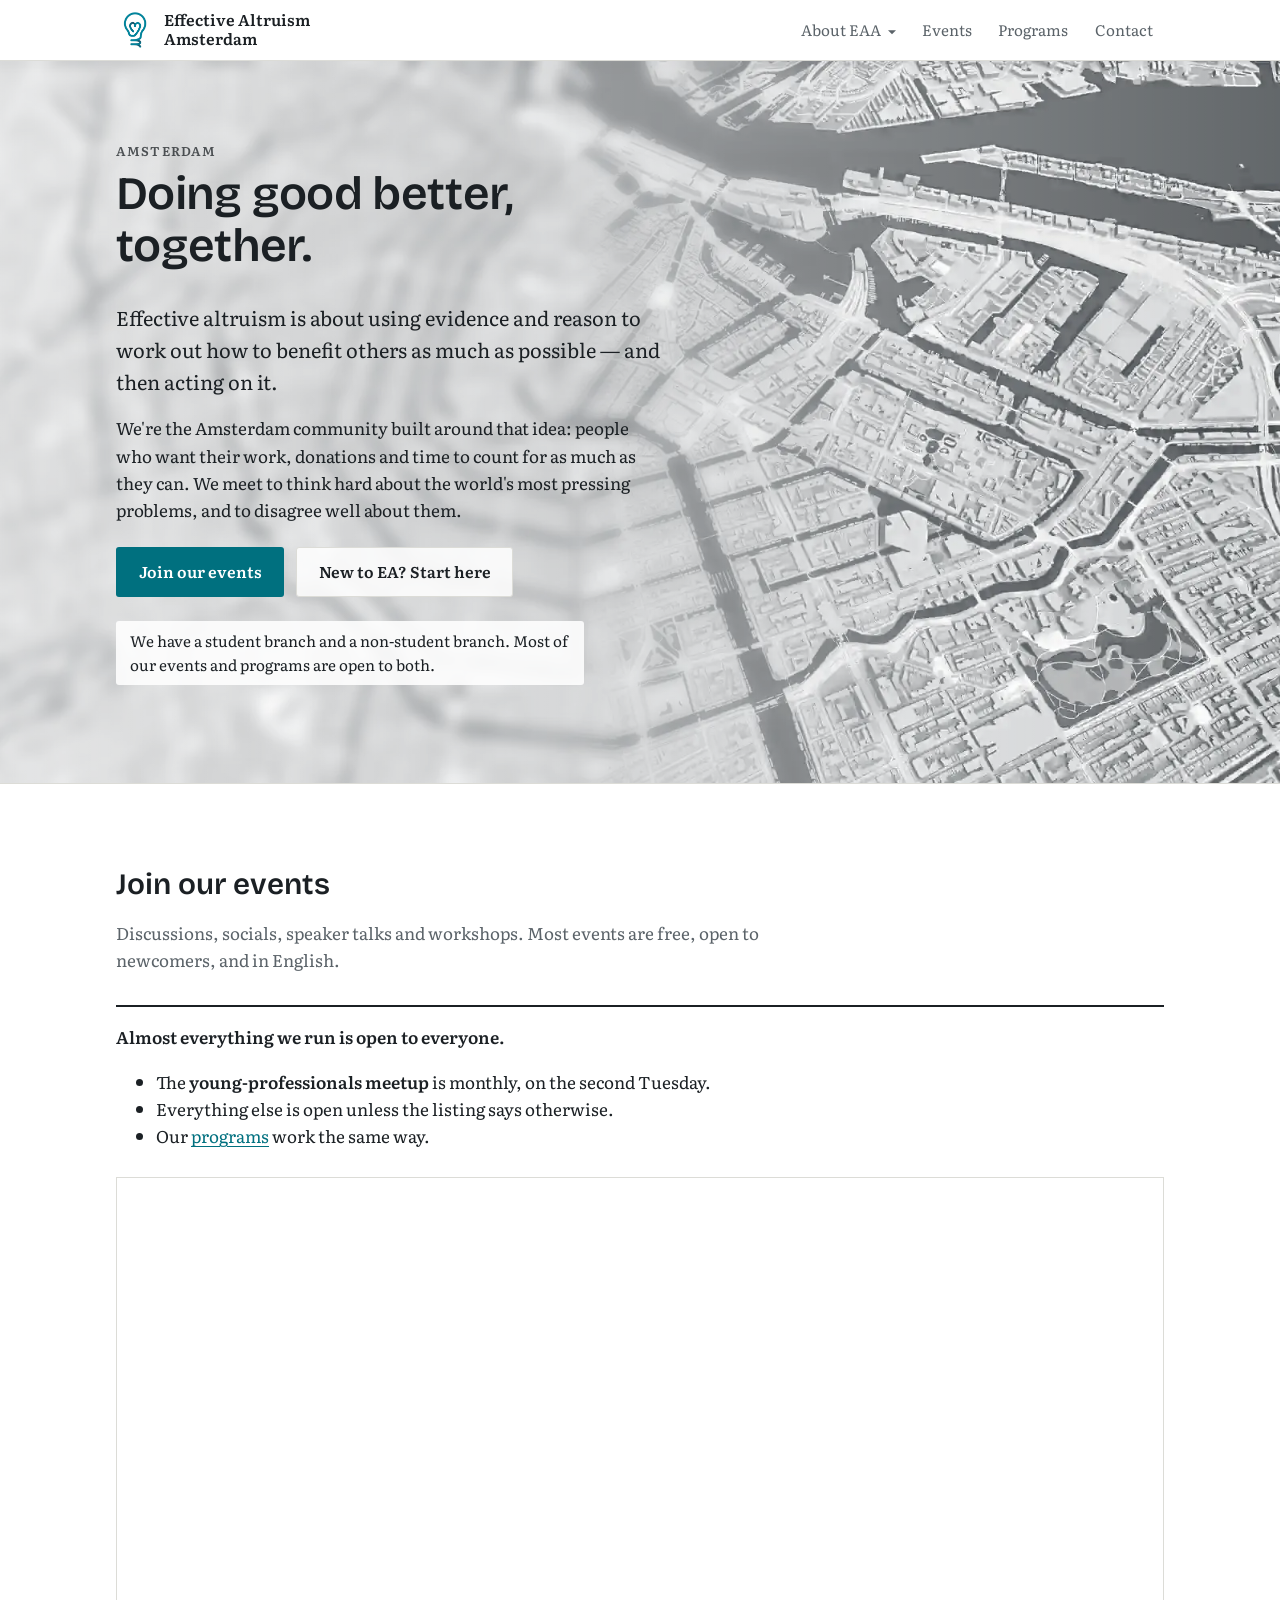
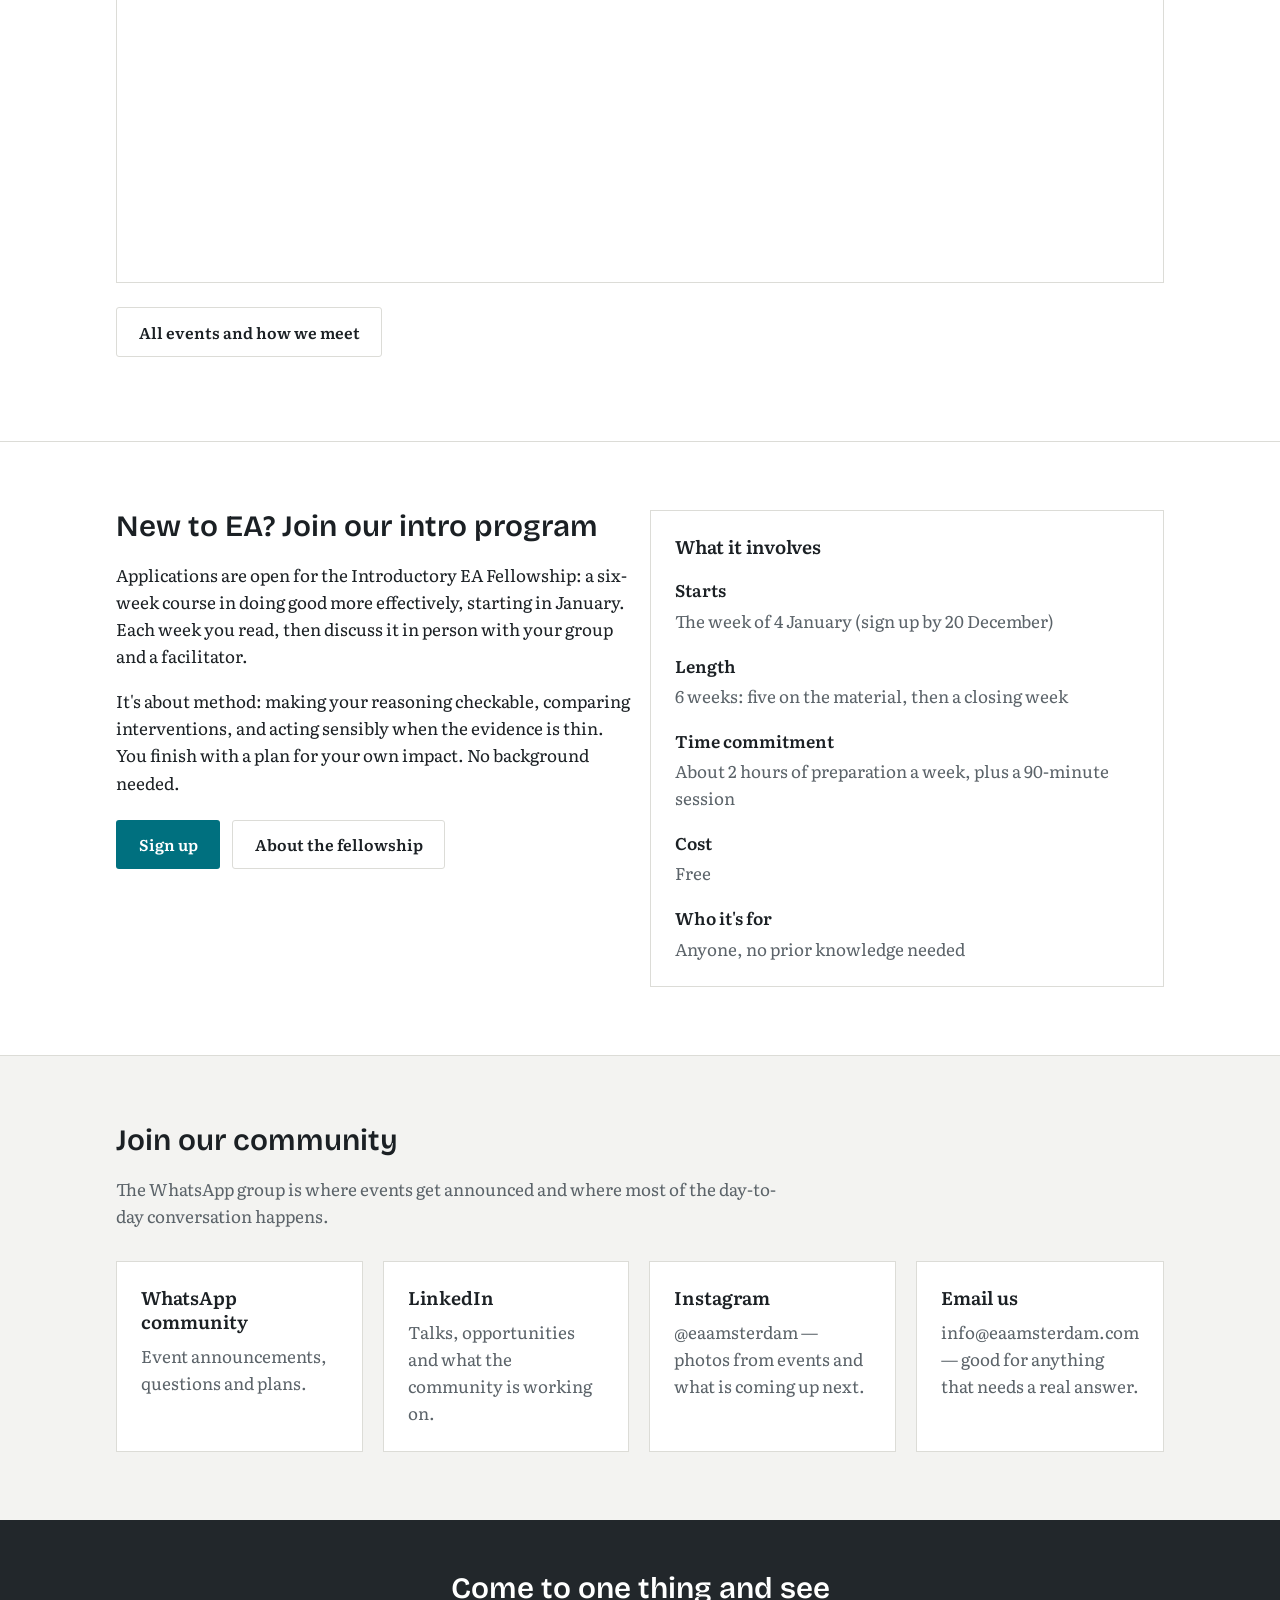
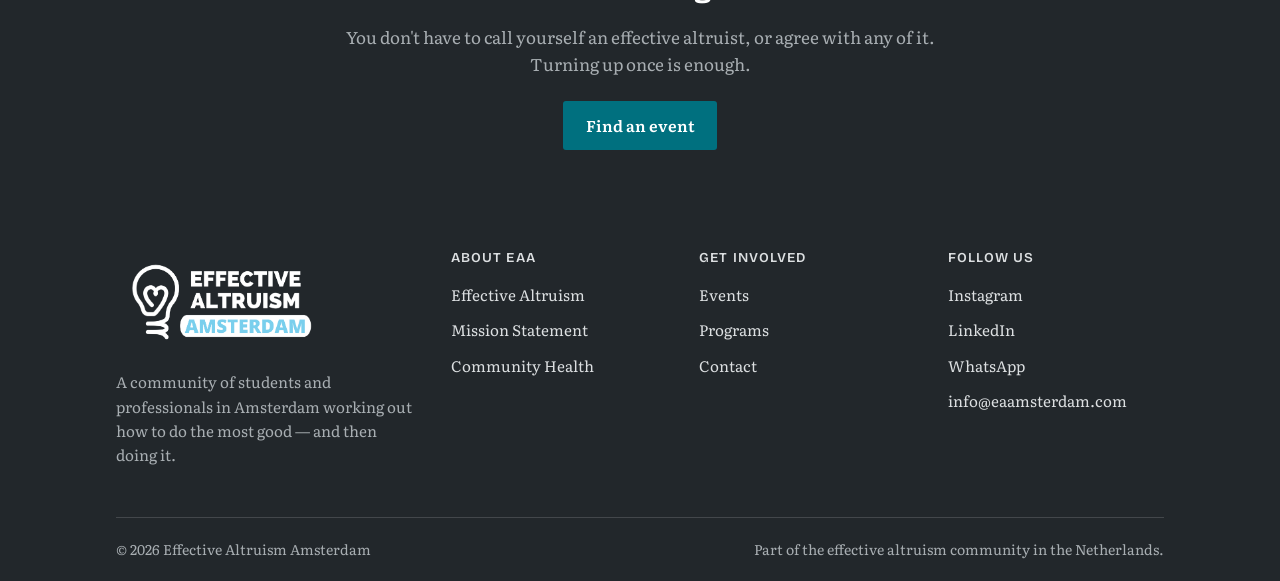
<file: index.html>
<!DOCTYPE html>
<html lang="en">
<head>
  <meta charset="utf-8">
  <meta name="viewport" content="width=device-width, initial-scale=1">
  <title>Effective Altruism Amsterdam</title>
  <meta name="description" content="Effective Altruism Amsterdam is a community of students and professionals using evidence and reason to do as much good as possible. Everyone is welcome.">
  <meta property="og:title" content="Effective Altruism Amsterdam">
  <meta property="og:description" content="A community of students and professionals in Amsterdam working out how to do the most good — and then doing it.">
  <meta property="og:type" content="website">
  <meta property="og:image" content="img/og-image.png">
  <link rel="icon" href="img/favicon-96.png" sizes="96x96">
  <link rel="apple-touch-icon" href="img/apple-touch-icon.png">
  <meta name="color-scheme" content="only light">
  <!-- Both faces are needed for first paint. Preloading them ahead of the
       stylesheet lets the browser start the fetches without waiting to discover
       them inside the CSS. The italic face is deliberately not preloaded. -->
  <link rel="preload" href="fonts/bricolage-grotesque-var-latin.woff2" as="font" type="font/woff2" crossorigin>
  <link rel="preload" href="fonts/literata-var-latin.woff2" as="font" type="font/woff2" crossorigin>
  <link rel="stylesheet" href="styles.css?v=14">
</head>
<body>
<a class="skip-link" href="#main">Skip to content</a>

<header class="site-header">
  <div class="header-inner">
    <a class="brand" href="index.html">
      <img class="brand-mark" src="img/lamp_logo.webp" alt=""
           width="1200" height="1200">
      <span class="brand-text">Effective Altruism Amsterdam</span>
    </a>
    <button class="nav-toggle" type="button" aria-expanded="false" aria-controls="site-nav">Menu</button>
    <nav class="site-nav" id="site-nav" aria-label="Main">
      <ul class="nav-list">
        <li class="has-dropdown">
          <button class="nav-link dropdown-toggle" type="button" aria-expanded="false">About EAA</button>
          <ul class="dropdown">
            <li><a href="effective-altruism.html">Effective Altruism</a></li>
            <li><a href="mission.html">Mission Statement</a></li>
            <li><a href="community-health.html">Community Health</a></li>
          </ul>
        </li>
        <li><a class="nav-link" href="events.html">Events</a></li>
        <li><a class="nav-link" href="programs.html">Programs</a></li>
        <li><a class="nav-link" href="contact.html">Contact</a></li>
      </ul>
    </nav>
  </div>
</header>

<main id="main">

  <!-- ============ Hero ============ -->
  <section class="hero">
    <div class="hero-inner">
      <span class="eyebrow">Amsterdam</span>
      <h1>Doing good better, together.</h1>
      <p class="lead">
        Effective altruism is about using evidence and reason to work out how to
        benefit others as much as possible — and then acting on it.
      </p>
      <p>
        We're the Amsterdam community built around that idea: people who want
        their work, donations and time to count for as much as they can. We meet
        to think hard about the world's most pressing problems, and to disagree
        well about them.
      </p>
      <div class="button-row">
        <a class="button" href="events.html">Join our events</a>
        <a class="button-secondary" href="programs.html">New to EA? Start here</a>
      </div>
      <p class="hero-note">
        We have a student branch and a non-student branch. Most of our events
        and programs are open to both.
      </p>
    </div>
  </section>

  <!-- ============ Events / Luma embed ============ -->
  <section class="section section-lead" id="events">
    <div class="container">
      <div class="section-head">
        <h2>Join our events</h2>
        <p>
          Discussions, socials, speaker talks and workshops. Most events are free,
          open to newcomers, and in English.
        </p>
      </div>

      <div class="callout">
        <p>
          <strong>Almost everything we run is open to everyone.</strong>
        </p>
        <ul>
          <li>
            The <strong>young-professionals meetup</strong> is monthly, on the
            second Tuesday.
          </li>
          <li>
            Everything else is open unless the listing says otherwise.
          </li>
          <li>
            Our <a href="programs.html">programs</a> work the same way.
          </li>
        </ul>
      </div>

      <div class="embed">
        <iframe
          src="https://luma.com/embed/calendar/cal-Fqocig0MZljxyNl/events"
          title="Effective Altruism Amsterdam events calendar"
          frameborder="0"
          allowfullscreen=""
          aria-hidden="false"
          tabindex="0"
        ></iframe>
      </div>

      <div class="button-row">
        <a class="button-secondary" href="events.html">All events and how we meet</a>
      </div>
    </div>
  </section>

  <!-- ============ Intro program ============ -->
  <section class="section">
    <div class="container">
      <div class="grid-2">
        <div>
          <h2>New to EA? Join our intro program</h2>
          <p>
            Applications are open for the Introductory EA Fellowship: a six-week
            course in doing good more effectively, starting in January. Each week
            you read, then discuss it in person with your group and a facilitator.
          </p>
          <p>
            It's about method: making your reasoning checkable, comparing
            interventions, and acting sensibly when the evidence is thin. You
            finish with a plan for your own impact. No background needed.
          </p>
          <div class="button-row">
            <a class="button" href="https://airtable.com/appRIUBhz7R0VKN4G/shrLYu2rlYCLolmFY" rel="noopener" target="_blank">Sign up</a>
            <a class="button-secondary" href="programs.html">About the fellowship</a>
          </div>
        </div>
        <div class="card">
          <h3>What it involves</h3>
          <dl class="definition-list">
            <dt>Starts</dt>
            <dd>The week of 4 January (sign up by 20 December)</dd>
            <dt>Length</dt>
            <dd>6 weeks: five on the material, then a closing week</dd>
            <dt>Time commitment</dt>
            <dd>About 2 hours of preparation a week, plus a 90-minute session</dd>
            <dt>Cost</dt>
            <dd>Free</dd>
            <dt>Who it's for</dt>
            <dd>Anyone, no prior knowledge needed</dd>
          </dl>
        </div>
      </div>
    </div>
  </section>

  <!-- ============ Community / socials ============ -->
  <section class="section section-alt">
    <div class="container">
      <div class="section-head">
        <h2>Join our community</h2>
        <p>
          The WhatsApp group is where events get announced and where most of the
          day-to-day conversation happens.
        </p>
      </div>
      <div class="grid-4">
        <a class="card card-link" href="contact.html#whatsapp">
          <h3>WhatsApp community</h3>
          <p class="text-muted">
            Event announcements, questions and plans.
          </p>
        </a>
        <a class="card card-link" href="https://www.linkedin.com/company/effective-altruism-amsterdam" rel="me noopener" target="_blank">
          <h3>LinkedIn</h3>
          <p class="text-muted">
            Talks, opportunities and what the community is working on.
          </p>
        </a>
        <a class="card card-link" href="https://www.instagram.com/eaamsterdam/" rel="me noopener" target="_blank">
          <h3>Instagram</h3>
          <p class="text-muted">
            @eaamsterdam — photos from events and what is coming up next.
          </p>
        </a>
        <a class="card card-link" href="mailto:info@eaamsterdam.com">
          <h3>Email us</h3>
          <p class="text-muted">
            info@eaamsterdam.com — good for anything that needs a real answer.
          </p>
        </a>
      </div>
    </div>
  </section>

  <!-- ============ Closing CTA ============ -->
  <section class="cta-band">
    <div class="container">
      <h2>Come to one thing and see</h2>
      <p>
        You don't have to call yourself an effective altruist, or agree with any
        of it. Turning up once is enough.
      </p>
      <div class="button-row">
        <a class="button" href="events.html">Find an event</a>
      </div>
    </div>
  </section>

</main>

<footer class="site-footer">
  <div class="container">
    <div class="footer-grid">
      <div class="footer-about">
        <img class="footer-logo" src="img/logo.webp"
             alt="Effective Altruism Amsterdam" width="2500" height="1250">
        <p>
          A community of students and professionals in Amsterdam working out how to
          do the most good — and then doing it.
        </p>
      </div>
      <div>
        <h2>About EAA</h2>
        <ul>
          <li><a href="effective-altruism.html">Effective Altruism</a></li>
          <li><a href="mission.html">Mission Statement</a></li>
          <li><a href="community-health.html">Community Health</a></li>
        </ul>
      </div>
      <div>
        <h2>Get involved</h2>
        <ul>
          <li><a href="events.html">Events</a></li>
          <li><a href="programs.html">Programs</a></li>
          <li><a href="contact.html">Contact</a></li>
        </ul>
      </div>
      <div>
        <h2>Follow us</h2>
        <ul>
          <li><a href="https://www.instagram.com/eaamsterdam/" rel="me noopener" target="_blank">Instagram</a></li>
          <li><a href="https://www.linkedin.com/company/effective-altruism-amsterdam" rel="me noopener" target="_blank">LinkedIn</a></li>
          <li><a href="contact.html#whatsapp">WhatsApp</a></li>
          <li><a href="mailto:info@eaamsterdam.com">info@eaamsterdam.com</a></li>
        </ul>
      </div>
    </div>
    <div class="footer-bottom">
      <p>&copy; 2026 Effective Altruism Amsterdam</p>
      <p>Part of the effective altruism community in the Netherlands.</p>
    </div>
  </div>
</footer>

<script src="nav.js?v=13"></script>
</body>
</html>
</file>
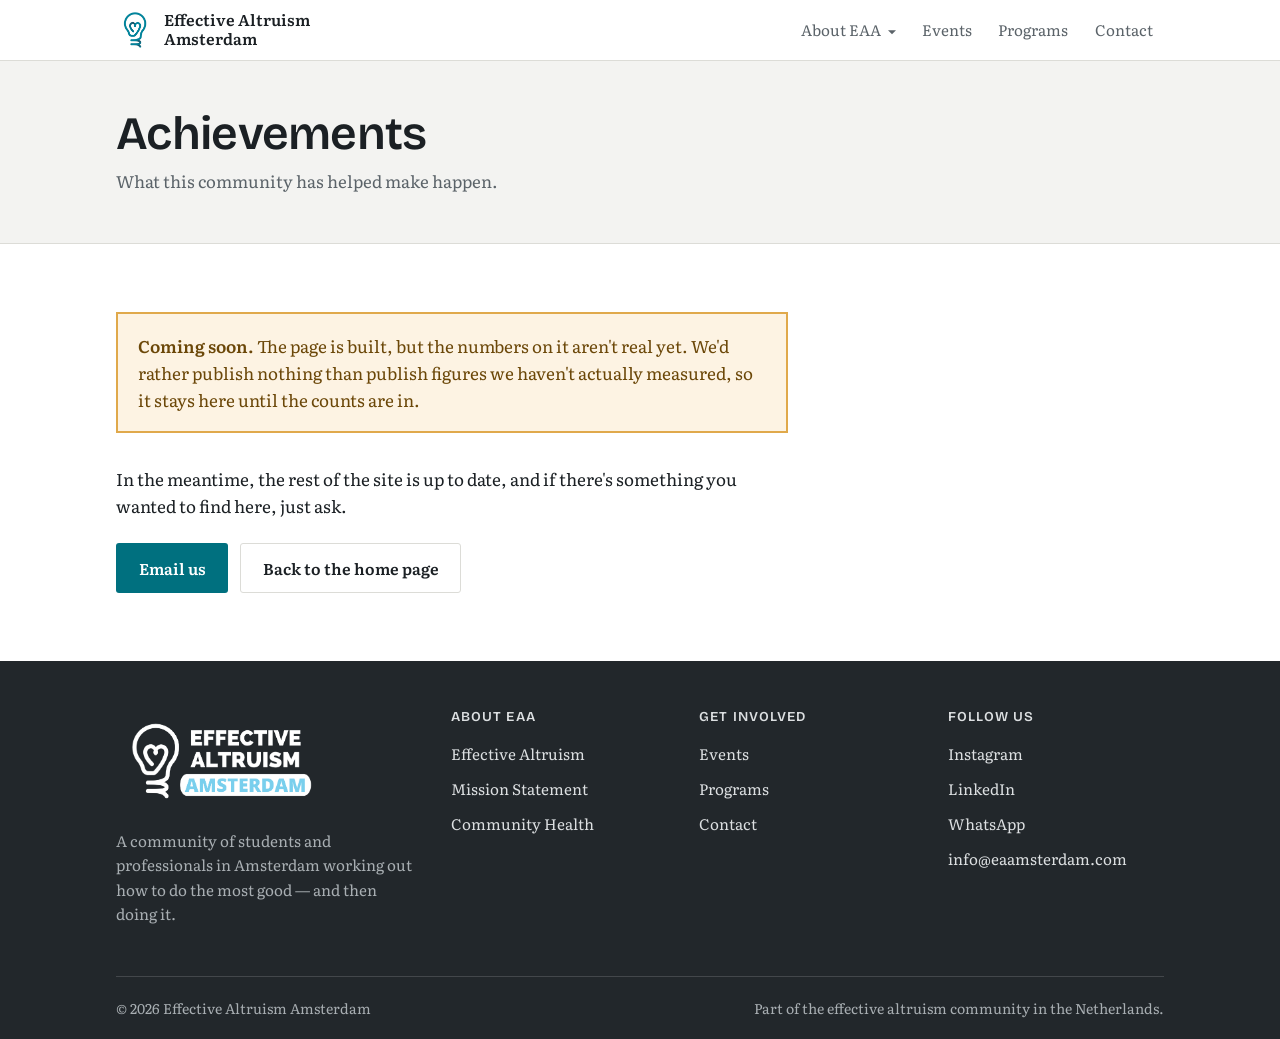
<file: achievements.html>
<!DOCTYPE html>
<html lang="en">
<head>
  <meta charset="utf-8">
  <meta name="viewport" content="width=device-width, initial-scale=1">
  <title>Achievements &middot; Effective Altruism Amsterdam</title>
  <meta name="description" content="What Effective Altruism Amsterdam has helped make happen — pledges taken, people through the fellowship, and organisations we have helped.">
  <link rel="icon" href="img/favicon-96.png" sizes="96x96">
  <link rel="apple-touch-icon" href="img/apple-touch-icon.png">
  <meta name="robots" content="noindex">
  <meta name="color-scheme" content="only light">
  <!-- Both faces are needed for first paint. Preloading them ahead of the
       stylesheet lets the browser start the fetches without waiting to discover
       them inside the CSS. The italic face is deliberately not preloaded. -->
  <link rel="preload" href="fonts/bricolage-grotesque-var-latin.woff2" as="font" type="font/woff2" crossorigin>
  <link rel="preload" href="fonts/literata-var-latin.woff2" as="font" type="font/woff2" crossorigin>
  <link rel="stylesheet" href="styles.css?v=14">
</head>
<body>
<a class="skip-link" href="#main">Skip to content</a>

<header class="site-header">
  <div class="header-inner">
    <a class="brand" href="index.html">
      <img class="brand-mark" src="img/lamp_logo.webp" alt=""
           width="1200" height="1200">
      <span class="brand-text">Effective Altruism Amsterdam</span>
    </a>
    <button class="nav-toggle" type="button" aria-expanded="false" aria-controls="site-nav">Menu</button>
    <nav class="site-nav" id="site-nav" aria-label="Main">
      <ul class="nav-list">
        <li class="has-dropdown">
          <button class="nav-link dropdown-toggle" type="button" aria-expanded="false">About EAA</button>
          <ul class="dropdown">
            <li><a href="effective-altruism.html">Effective Altruism</a></li>
            <li><a href="mission.html">Mission Statement</a></li>
            <li><a href="community-health.html">Community Health</a></li>
          </ul>
        </li>
        <li><a class="nav-link" href="events.html">Events</a></li>
        <li><a class="nav-link" href="programs.html">Programs</a></li>
        <li><a class="nav-link" href="contact.html">Contact</a></li>
      </ul>
    </nav>
  </div>
</header>

<!-- ===========================================================================
     COMING SOON — the real content of this page is not published yet.

     It is not lost. The full version is in git, in the commit before the one
     that replaced it. To see it or bring it back:

         git show 9ec70eb:achievements.html                  # look at it
         git show 9ec70eb:achievements.html > achievements.html   # restore it

     After restoring, put this page back into the navigation: the "About EAA"
     dropdown and the footer list in every *.html file. See README.md, under
     "Pages held back for launch", for exactly which lines.
     =========================================================================== -->
<main id="main">
  <div class="page-header">
    <div class="container">
      <h1>Achievements</h1>
      <p>What this community has helped make happen.</p>
    </div>
  </div>

  <section class="section">
    <div class="container">
      <div class="prose">
        <div class="notice" role="note">
          <p>
            <strong>Coming soon.</strong> The page is built, but the numbers on it aren't real yet. We'd rather publish nothing than publish figures we haven't actually measured, so it stays here until the counts are in.
          </p>
        </div>
        <p>
          In the meantime, the rest of the site is up to date, and if there's
          something you wanted to find here, just ask.
        </p>
        <div class="button-row">
          <a class="button" href="mailto:info@eaamsterdam.com">Email us</a>
          <a class="button-secondary" href="index.html">Back to the home page</a>
        </div>
      </div>
    </div>
  </section>
</main>

<footer class="site-footer">
  <div class="container">
    <div class="footer-grid">
      <div class="footer-about">
        <img class="footer-logo" src="img/logo.webp"
             alt="Effective Altruism Amsterdam" width="2500" height="1250">
        <p>
          A community of students and professionals in Amsterdam working out how to
          do the most good — and then doing it.
        </p>
      </div>
      <div>
        <h2>About EAA</h2>
        <ul>
          <li><a href="effective-altruism.html">Effective Altruism</a></li>
          <li><a href="mission.html">Mission Statement</a></li>
          <li><a href="community-health.html">Community Health</a></li>
        </ul>
      </div>
      <div>
        <h2>Get involved</h2>
        <ul>
          <li><a href="events.html">Events</a></li>
          <li><a href="programs.html">Programs</a></li>
          <li><a href="contact.html">Contact</a></li>
        </ul>
      </div>
      <div>
        <h2>Follow us</h2>
        <ul>
          <li><a href="https://www.instagram.com/eaamsterdam/" rel="me noopener" target="_blank">Instagram</a></li>
          <li><a href="https://www.linkedin.com/company/effective-altruism-amsterdam" rel="me noopener" target="_blank">LinkedIn</a></li>
          <li><a href="contact.html#whatsapp">WhatsApp</a></li>
          <li><a href="mailto:info@eaamsterdam.com">info@eaamsterdam.com</a></li>
        </ul>
      </div>
    </div>
    <div class="footer-bottom">
      <p>&copy; 2026 Effective Altruism Amsterdam</p>
      <p>Part of the effective altruism community in the Netherlands.</p>
    </div>
  </div>
</footer>

<script src="nav.js?v=13"></script>
</body>
</html>
</file>
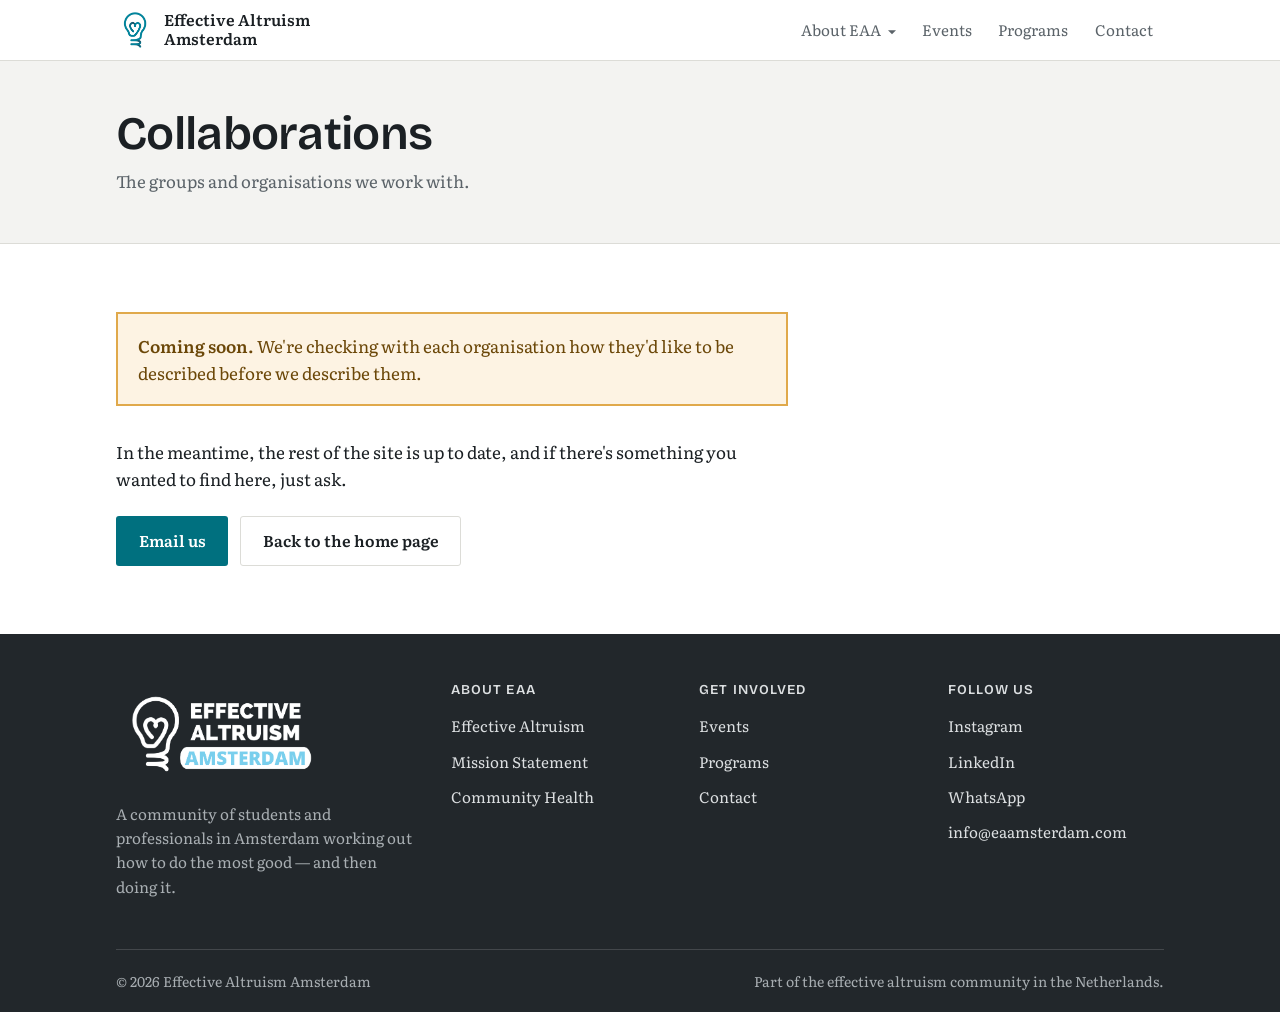
<file: collaborations.html>
<!DOCTYPE html>
<html lang="en">
<head>
  <meta charset="utf-8">
  <meta name="viewport" content="width=device-width, initial-scale=1">
  <title>Collaborations &middot; Effective Altruism Amsterdam</title>
  <meta name="description" content="The groups, universities and organisations Effective Altruism Amsterdam works with.">
  <link rel="icon" href="img/favicon-96.png" sizes="96x96">
  <link rel="apple-touch-icon" href="img/apple-touch-icon.png">
  <meta name="robots" content="noindex">
  <meta name="color-scheme" content="only light">
  <!-- Both faces are needed for first paint. Preloading them ahead of the
       stylesheet lets the browser start the fetches without waiting to discover
       them inside the CSS. The italic face is deliberately not preloaded. -->
  <link rel="preload" href="fonts/bricolage-grotesque-var-latin.woff2" as="font" type="font/woff2" crossorigin>
  <link rel="preload" href="fonts/literata-var-latin.woff2" as="font" type="font/woff2" crossorigin>
  <link rel="stylesheet" href="styles.css?v=14">
</head>
<body>
<a class="skip-link" href="#main">Skip to content</a>

<header class="site-header">
  <div class="header-inner">
    <a class="brand" href="index.html">
      <img class="brand-mark" src="img/lamp_logo.webp" alt=""
           width="1200" height="1200">
      <span class="brand-text">Effective Altruism Amsterdam</span>
    </a>
    <button class="nav-toggle" type="button" aria-expanded="false" aria-controls="site-nav">Menu</button>
    <nav class="site-nav" id="site-nav" aria-label="Main">
      <ul class="nav-list">
        <li class="has-dropdown">
          <button class="nav-link dropdown-toggle" type="button" aria-expanded="false">About EAA</button>
          <ul class="dropdown">
            <li><a href="effective-altruism.html">Effective Altruism</a></li>
            <li><a href="mission.html">Mission Statement</a></li>
            <li><a href="community-health.html">Community Health</a></li>
          </ul>
        </li>
        <li><a class="nav-link" href="events.html">Events</a></li>
        <li><a class="nav-link" href="programs.html">Programs</a></li>
        <li><a class="nav-link" href="contact.html">Contact</a></li>
      </ul>
    </nav>
  </div>
</header>

<!-- ===========================================================================
     COMING SOON — the real content of this page is not published yet.

     It is not lost. The full version is in git, in the commit before the one
     that replaced it. To see it or bring it back:

         git show 9ec70eb:collaborations.html                  # look at it
         git show 9ec70eb:collaborations.html > collaborations.html   # restore it

     After restoring, put this page back into the navigation: the "About EAA"
     dropdown and the footer list in every *.html file. See README.md, under
     "Pages held back for launch", for exactly which lines.
     =========================================================================== -->
<main id="main">
  <div class="page-header">
    <div class="container">
      <h1>Collaborations</h1>
      <p>The groups and organisations we work with.</p>
    </div>
  </div>

  <section class="section">
    <div class="container">
      <div class="prose">
        <div class="notice" role="note">
          <p>
            <strong>Coming soon.</strong> We're checking with each organisation how they'd like to be described before we describe them.
          </p>
        </div>
        <p>
          In the meantime, the rest of the site is up to date, and if there's
          something you wanted to find here, just ask.
        </p>
        <div class="button-row">
          <a class="button" href="mailto:info@eaamsterdam.com">Email us</a>
          <a class="button-secondary" href="index.html">Back to the home page</a>
        </div>
      </div>
    </div>
  </section>
</main>

<footer class="site-footer">
  <div class="container">
    <div class="footer-grid">
      <div class="footer-about">
        <img class="footer-logo" src="img/logo.webp"
             alt="Effective Altruism Amsterdam" width="2500" height="1250">
        <p>
          A community of students and professionals in Amsterdam working out how to
          do the most good — and then doing it.
        </p>
      </div>
      <div>
        <h2>About EAA</h2>
        <ul>
          <li><a href="effective-altruism.html">Effective Altruism</a></li>
          <li><a href="mission.html">Mission Statement</a></li>
          <li><a href="community-health.html">Community Health</a></li>
        </ul>
      </div>
      <div>
        <h2>Get involved</h2>
        <ul>
          <li><a href="events.html">Events</a></li>
          <li><a href="programs.html">Programs</a></li>
          <li><a href="contact.html">Contact</a></li>
        </ul>
      </div>
      <div>
        <h2>Follow us</h2>
        <ul>
          <li><a href="https://www.instagram.com/eaamsterdam/" rel="me noopener" target="_blank">Instagram</a></li>
          <li><a href="https://www.linkedin.com/company/effective-altruism-amsterdam" rel="me noopener" target="_blank">LinkedIn</a></li>
          <li><a href="contact.html#whatsapp">WhatsApp</a></li>
          <li><a href="mailto:info@eaamsterdam.com">info@eaamsterdam.com</a></li>
        </ul>
      </div>
    </div>
    <div class="footer-bottom">
      <p>&copy; 2026 Effective Altruism Amsterdam</p>
      <p>Part of the effective altruism community in the Netherlands.</p>
    </div>
  </div>
</footer>

<script src="nav.js?v=13"></script>
</body>
</html>
</file>
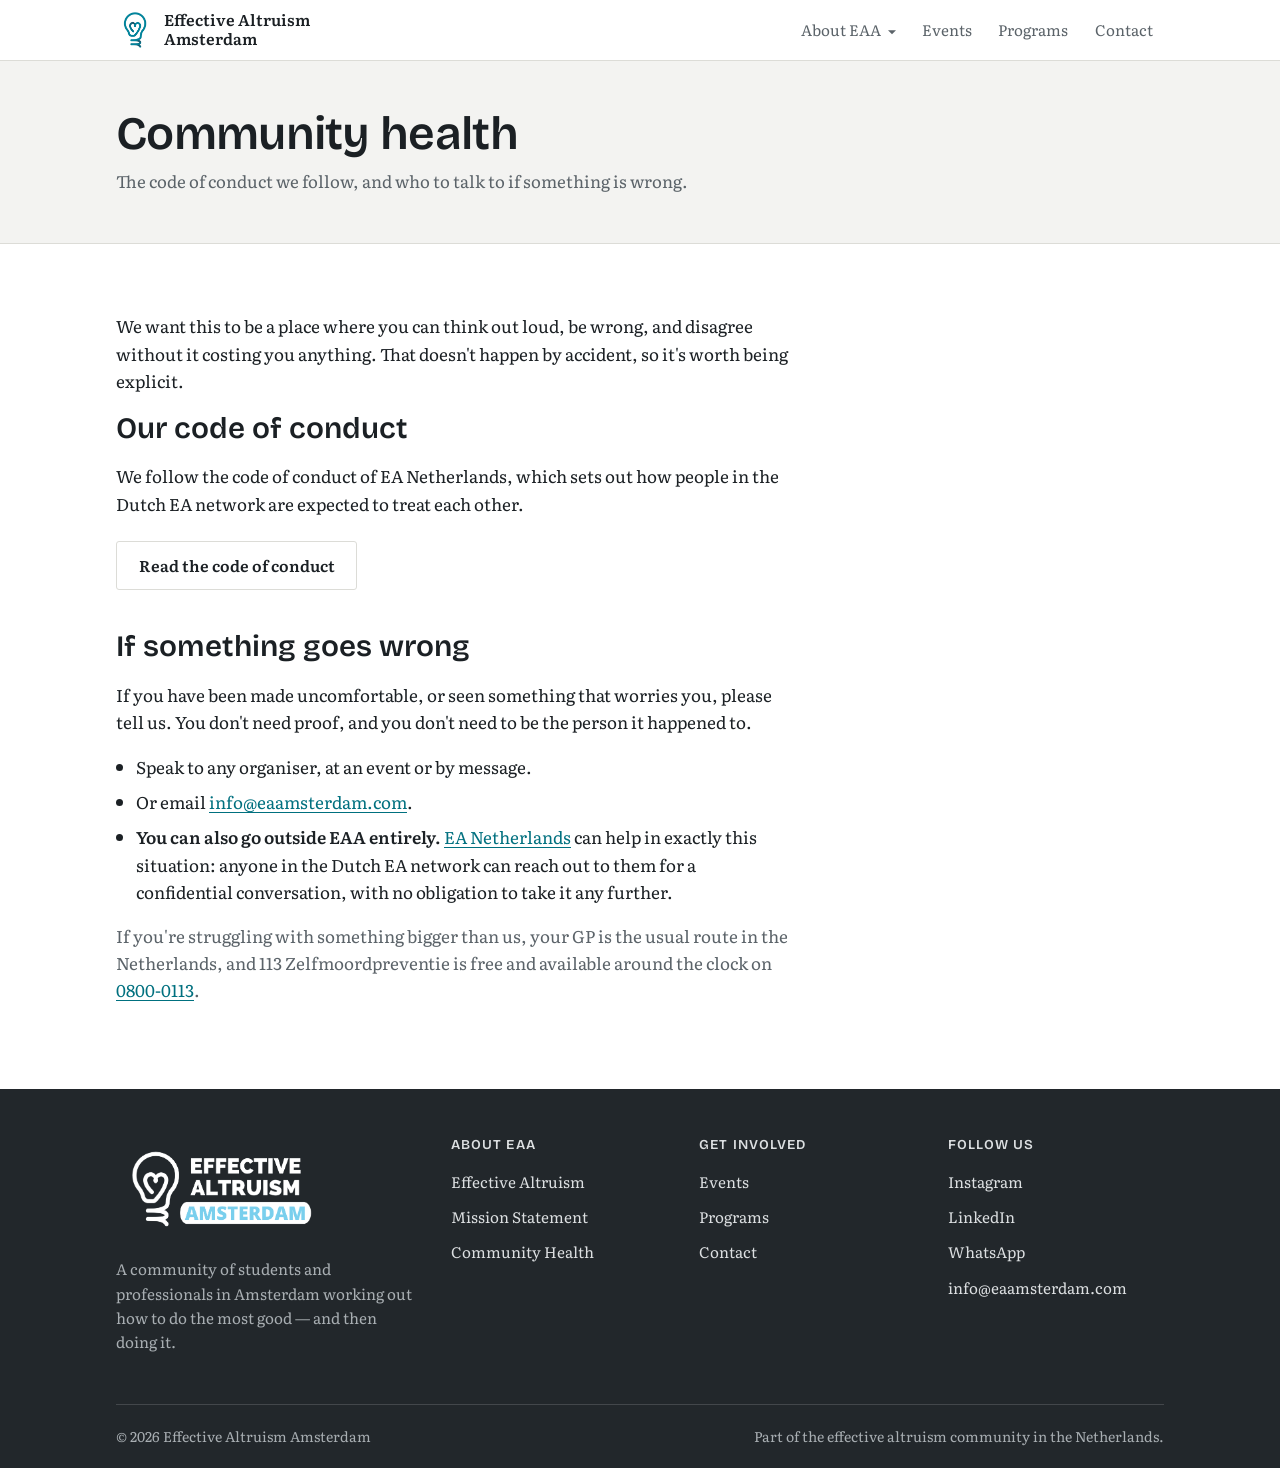
<file: community-health.html>
<!DOCTYPE html>
<html lang="en">
<head>
  <meta charset="utf-8">
  <meta name="viewport" content="width=device-width, initial-scale=1">
  <title>Community Health &middot; Effective Altruism Amsterdam</title>
  <meta name="description" content="Our code of conduct, and who to talk to if something goes wrong at Effective Altruism Amsterdam.">
  <link rel="icon" href="img/favicon-96.png" sizes="96x96">
  <link rel="apple-touch-icon" href="img/apple-touch-icon.png">
  <meta name="color-scheme" content="only light">
  <!-- Both faces are needed for first paint. Preloading them ahead of the
       stylesheet lets the browser start the fetches without waiting to discover
       them inside the CSS. The italic face is deliberately not preloaded. -->
  <link rel="preload" href="fonts/bricolage-grotesque-var-latin.woff2" as="font" type="font/woff2" crossorigin>
  <link rel="preload" href="fonts/literata-var-latin.woff2" as="font" type="font/woff2" crossorigin>
  <link rel="stylesheet" href="styles.css?v=14">
</head>
<body>
<a class="skip-link" href="#main">Skip to content</a>

<header class="site-header">
  <div class="header-inner">
    <a class="brand" href="index.html">
      <img class="brand-mark" src="img/lamp_logo.webp" alt=""
           width="1200" height="1200">
      <span class="brand-text">Effective Altruism Amsterdam</span>
    </a>
    <button class="nav-toggle" type="button" aria-expanded="false" aria-controls="site-nav">Menu</button>
    <nav class="site-nav" id="site-nav" aria-label="Main">
      <ul class="nav-list">
        <li class="has-dropdown">
          <button class="nav-link dropdown-toggle" type="button" aria-expanded="false">About EAA</button>
          <ul class="dropdown">
            <li><a href="effective-altruism.html">Effective Altruism</a></li>
            <li><a href="mission.html">Mission Statement</a></li>
            <li><a href="community-health.html" aria-current="page">Community Health</a></li>
          </ul>
        </li>
        <li><a class="nav-link" href="events.html">Events</a></li>
        <li><a class="nav-link" href="programs.html">Programs</a></li>
        <li><a class="nav-link" href="contact.html">Contact</a></li>
      </ul>
    </nav>
  </div>
</header>

<main id="main">
  <div class="page-header">
    <div class="container">
      <h1>Community health</h1>
      <p>
        The code of conduct we follow, and who to talk to if something is wrong.
      </p>
    </div>
  </div>

  <section class="section">
    <div class="container">
      <div class="prose">
        <p>
          We want this to be a place where you can think out loud, be wrong, and
          disagree without it costing you anything. That doesn't happen by
          accident, so it's worth being explicit.
        </p>

        <h2>Our code of conduct</h2>
        <p>
          We follow the code of conduct of EA Netherlands, which sets out how
          people in the Dutch EA network are expected to treat each other.
        </p>
        <!-- The heading below sits right on top of this button without the extra
             space: .button-row has no bottom margin, and an h2's own margin-top is
             not enough after a button. -->
        <div class="button-row" style="margin-bottom: 2.5rem;">
          <a class="button-secondary" href="https://effectiefaltruisme.nl/gedragscode-ea-nederland" rel="noopener" target="_blank">Read the code of conduct</a>
        </div>

        <h2>If something goes wrong</h2>
        <p>
          If you have been made uncomfortable, or seen something that worries you,
          please tell us. You don't need proof, and you don't need to be the
          person it happened to.
        </p>
        <ul>
          <li>Speak to any organiser, at an event or by message.</li>
          <li>
            Or email <a href="mailto:info@eaamsterdam.com">info@eaamsterdam.com</a>.
          </li>
          <li>
            <strong>You can also go outside EAA entirely.</strong>
            <a href="https://effectiefaltruisme.nl/gedragscode-ea-nederland" rel="noopener" target="_blank">EA
            Netherlands</a> can help in exactly this situation: anyone in the Dutch
            EA network can reach out to them for a confidential conversation, with
            no obligation to take it any further.
          </li>
        </ul>

        <p class="text-muted">
          If you're struggling with something bigger than us, your GP is the usual
          route in the Netherlands, and 113 Zelfmoordpreventie is free and available
          around the clock on <a href="tel:0800-0113">0800-0113</a>.
        </p>
      </div>
    </div>
  </section>
</main>

<footer class="site-footer">
  <div class="container">
    <div class="footer-grid">
      <div class="footer-about">
        <img class="footer-logo" src="img/logo.webp"
             alt="Effective Altruism Amsterdam" width="2500" height="1250">
        <p>
          A community of students and professionals in Amsterdam working out how to
          do the most good — and then doing it.
        </p>
      </div>
      <div>
        <h2>About EAA</h2>
        <ul>
          <li><a href="effective-altruism.html">Effective Altruism</a></li>
          <li><a href="mission.html">Mission Statement</a></li>
          <li><a href="community-health.html">Community Health</a></li>
        </ul>
      </div>
      <div>
        <h2>Get involved</h2>
        <ul>
          <li><a href="events.html">Events</a></li>
          <li><a href="programs.html">Programs</a></li>
          <li><a href="contact.html">Contact</a></li>
        </ul>
      </div>
      <div>
        <h2>Follow us</h2>
        <ul>
          <li><a href="https://www.instagram.com/eaamsterdam/" rel="me noopener" target="_blank">Instagram</a></li>
          <li><a href="https://www.linkedin.com/company/effective-altruism-amsterdam" rel="me noopener" target="_blank">LinkedIn</a></li>
          <li><a href="contact.html#whatsapp">WhatsApp</a></li>
          <li><a href="mailto:info@eaamsterdam.com">info@eaamsterdam.com</a></li>
        </ul>
      </div>
    </div>
    <div class="footer-bottom">
      <p>&copy; 2026 Effective Altruism Amsterdam</p>
      <p>Part of the effective altruism community in the Netherlands.</p>
    </div>
  </div>
</footer>

<script src="nav.js?v=13"></script>
</body>
</html>
</file>
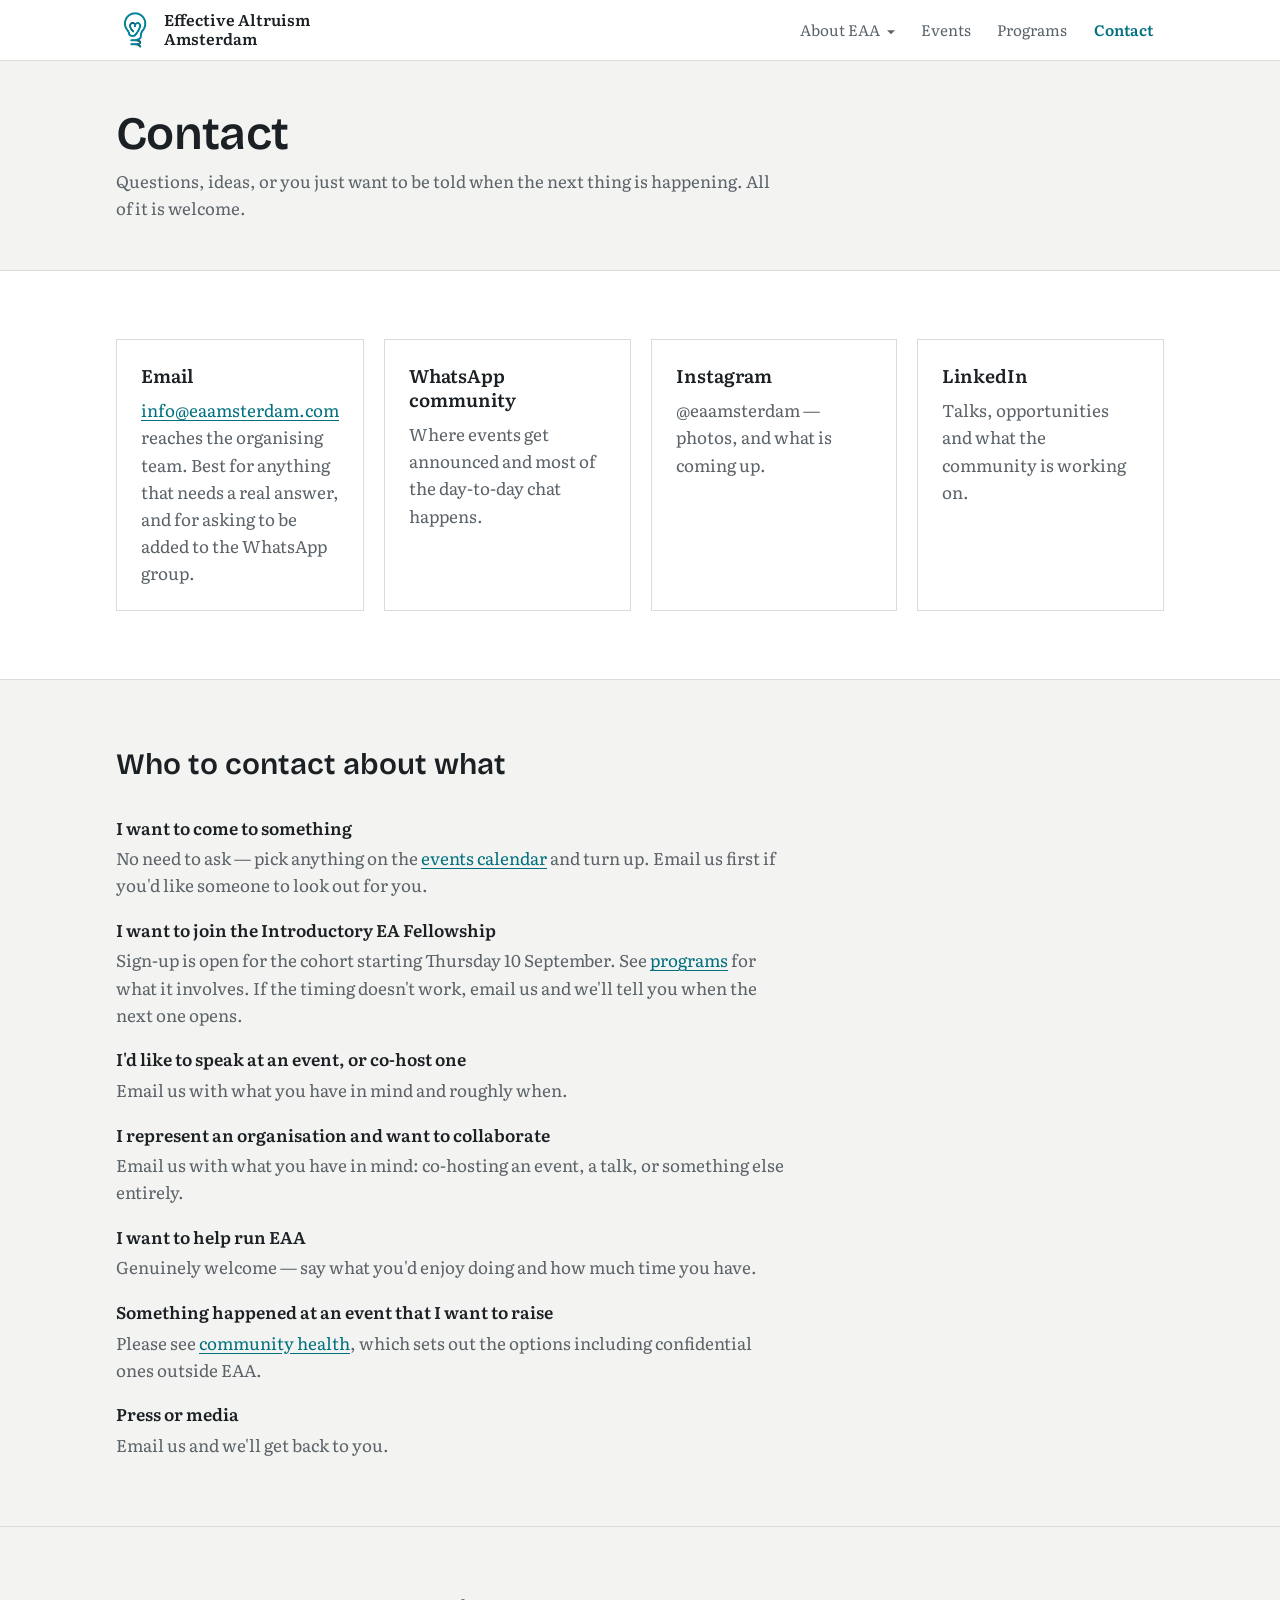
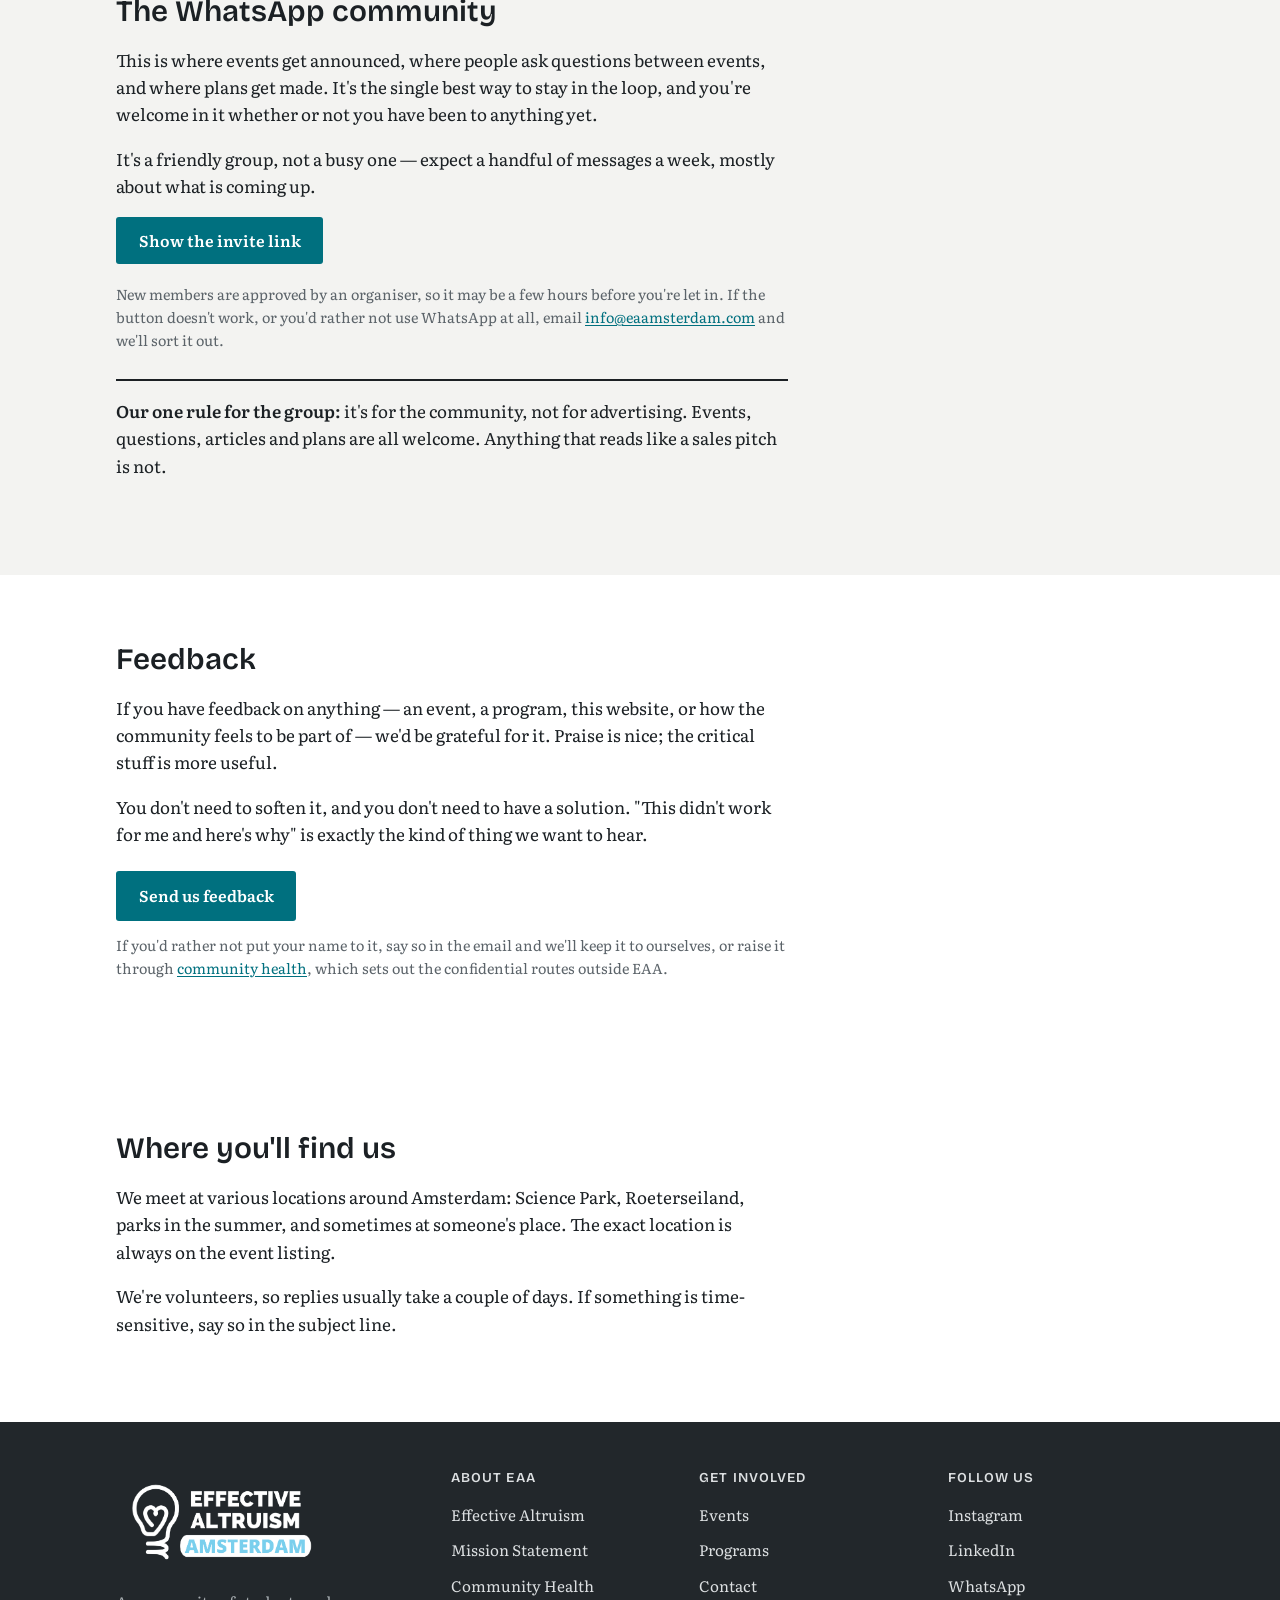
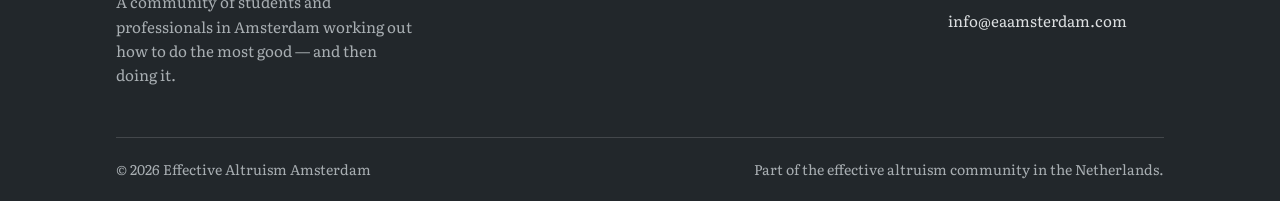
<file: contact.html>
<!DOCTYPE html>
<html lang="en">
<head>
  <meta charset="utf-8">
  <meta name="viewport" content="width=device-width, initial-scale=1">
  <title>Contact &middot; Effective Altruism Amsterdam</title>
  <meta name="description" content="Get in touch with Effective Altruism Amsterdam — join the WhatsApp community, follow us, or email the organising team.">
  <link rel="icon" href="img/favicon-96.png" sizes="96x96">
  <link rel="apple-touch-icon" href="img/apple-touch-icon.png">
  <meta name="color-scheme" content="only light">
  <!-- Both faces are needed for first paint. Preloading them ahead of the
       stylesheet lets the browser start the fetches without waiting to discover
       them inside the CSS. The italic face is deliberately not preloaded. -->
  <link rel="preload" href="fonts/bricolage-grotesque-var-latin.woff2" as="font" type="font/woff2" crossorigin>
  <link rel="preload" href="fonts/literata-var-latin.woff2" as="font" type="font/woff2" crossorigin>
  <link rel="stylesheet" href="styles.css?v=14">
</head>
<body>
<a class="skip-link" href="#main">Skip to content</a>

<header class="site-header">
  <div class="header-inner">
    <a class="brand" href="index.html">
      <img class="brand-mark" src="img/lamp_logo.webp" alt=""
           width="1200" height="1200">
      <span class="brand-text">Effective Altruism Amsterdam</span>
    </a>
    <button class="nav-toggle" type="button" aria-expanded="false" aria-controls="site-nav">Menu</button>
    <nav class="site-nav" id="site-nav" aria-label="Main">
      <ul class="nav-list">
        <li class="has-dropdown">
          <button class="nav-link dropdown-toggle" type="button" aria-expanded="false">About EAA</button>
          <ul class="dropdown">
            <li><a href="effective-altruism.html">Effective Altruism</a></li>
            <li><a href="mission.html">Mission Statement</a></li>
            <li><a href="community-health.html">Community Health</a></li>
          </ul>
        </li>
        <li><a class="nav-link" href="events.html">Events</a></li>
        <li><a class="nav-link" href="programs.html">Programs</a></li>
        <li><a class="nav-link" href="contact.html" aria-current="page">Contact</a></li>
      </ul>
    </nav>
  </div>
</header>

<main id="main">
  <div class="page-header">
    <div class="container">
      <h1>Contact</h1>
      <p>
        Questions, ideas, or you just want to be told when the next thing is
        happening. All of it is welcome.
      </p>
    </div>
  </div>

  <section class="section">
    <div class="container">
      <div class="grid-4">
        <div class="card">
          <h3>Email</h3>
          <p class="text-muted">
            <a href="mailto:info@eaamsterdam.com">info@eaamsterdam.com</a> reaches
            the organising team. Best for anything that needs a real answer, and for asking to be added to the WhatsApp group.
          </p>
        </div>
        <a class="card card-link" href="#whatsapp">
          <h3>WhatsApp community</h3>
          <p class="text-muted">
            Where events get announced and most of the day-to-day chat happens.
          </p>
        </a>
        <a class="card card-link" href="https://www.instagram.com/eaamsterdam/" rel="me noopener" target="_blank">
          <h3>Instagram</h3>
          <p class="text-muted">@eaamsterdam — photos, and what is coming up.</p>
        </a>
        <a class="card card-link" href="https://www.linkedin.com/company/effective-altruism-amsterdam" rel="me noopener" target="_blank">
          <h3>LinkedIn</h3>
          <p class="text-muted">Talks, opportunities and what the community is working on.</p>
        </a>
      </div>
    </div>
  </section>

  <section class="section section-alt">
    <div class="container">
      <div class="section-head">
        <h2>Who to contact about what</h2>
      </div>
      <div class="prose">
        <dl class="definition-list">
          <dt>I want to come to something</dt>
          <dd>No need to ask — pick anything on the <a href="events.html">events calendar</a> and turn up. Email us first if you'd like someone to look out for you.</dd>
          <dt>I want to join the Introductory EA Fellowship</dt>
          <dd>Sign-up is open for the cohort starting Thursday 10 September. See <a href="programs.html">programs</a> for what it involves. If the timing doesn't work, email us and we'll tell you when the next one opens.</dd>
          <dt>I'd like to speak at an event, or co-host one</dt>
          <dd>Email us with what you have in mind and roughly when.</dd>
          <dt>I represent an organisation and want to collaborate</dt>
          <dd>Email us with what you have in mind: co-hosting an event, a talk, or something else entirely.</dd>
          <dt>I want to help run EAA</dt>
          <dd>Genuinely welcome — say what you'd enjoy doing and how much time you have.</dd>
          <dt>Something happened at an event that I want to raise</dt>
          <dd>Please see <a href="community-health.html">community health</a>, which sets out the options including confidential ones outside EAA.</dd>
          <dt>Press or media</dt>
          <dd>Email us and we'll get back to you.</dd>
        </dl>
      </div>
    </div>
  </section>


  <section class="section section-alt" id="whatsapp">
    <div class="container">
      <div class="prose">
        <h2>The WhatsApp community</h2>
        <p>
          This is where events get announced, where people ask questions between
          events, and where plans get made. It's the single best way to stay in
          the loop, and you're welcome in it whether or not you have been to
          anything yet.
        </p>
        <p>
          It's a friendly group, not a busy one — expect a handful of messages a
          week, mostly about what is coming up.
        </p>

        <!-- ===================================================================
             WHATSAPP INVITE — one thing to fill in.

             No complete group URL appears anywhere in this page's source, on
             purpose. Bots crawl public pages for WhatsApp invite URLs and dump
             them into spam lists, which is the usual way junk accounts find a
             group. Only the invite code lives here; nav.js adds the rest when a
             real person clicks the button.

             To set it up: in WhatsApp open the group or community → Invite via
             link → Copy link. The link ends in a slash followed by a string of
             letters and numbers. Paste ONLY that trailing string into data-code
             below — no slashes, no https, nothing else.

             This stops casual scraping. It is not real access control: see
             README.md for the setting that actually keeps bots out (requiring
             admin approval for new members).
             =================================================================== -->
        <p>
          <button class="button" type="button" id="whatsapp-reveal" data-code="BbfKnRGSIMj9QR7wpfyxez">
            Show the invite link
          </button>
        </p>
        <p class="reveal-target" id="whatsapp-link" hidden></p>
        <p class="reveal-note">
          New members are approved by an organiser, so it may be a few hours before
          you're let in. If the button doesn't work, or you'd rather not use
          WhatsApp at all, email
          <a href="mailto:info@eaamsterdam.com">info@eaamsterdam.com</a> and we'll
          sort it out.
        </p>

        <div class="callout">
          <p>
            <strong>Our one rule for the group:</strong> it's for the community,
            not for advertising. Events, questions, articles and plans are all
            welcome. Anything that reads like a sales pitch is not.
          </p>
        </div>
      </div>
    </div>
  </section>


  <section class="section" id="feedback">
    <div class="container">
      <div class="prose">
        <h2>Feedback</h2>
        <p>
          If you have feedback on anything — an event, a program, this website, or
          how the community feels to be part of — we'd be grateful for it. Praise is nice; the critical stuff is more useful.
        </p>
        <p>
          You don't need to soften it, and you don't need to have a solution.
          "This didn't work for me and here's why" is exactly the kind of thing we
          want to hear.
        </p>
        <div class="button-row">
          <a class="button" href="mailto:info@eaamsterdam.com?subject=Feedback%20for%20EAA">Send us feedback</a>
        </div>
        <!-- TODO: the fellowship curriculum mentions an anonymous feedback form.
             If that form is open to everyone, link it here — an anonymous route is
             much more likely to surface the feedback people find hard to say. -->
        <p class="reveal-note">
          If you'd rather not put your name to it, say so in the email and we'll keep it to ourselves, or raise it through
          <a href="community-health.html">community health</a>, which sets out the
          confidential routes outside EAA.
        </p>
      </div>
    </div>
  </section>

  <section class="section">
    <div class="container">
      <div class="prose">
        <h2>Where you'll find us</h2>
        <p>
          We meet at various locations around Amsterdam: Science Park,
          Roeterseiland, parks in the summer, and sometimes at someone's place. The
          exact location is always on the event listing.
        </p>
        <p>
          We're volunteers, so replies usually take a couple of days. If something
          is time-sensitive, say so in the subject line.
        </p>
      </div>
    </div>
  </section>
</main>

<footer class="site-footer">
  <div class="container">
    <div class="footer-grid">
      <div class="footer-about">
        <img class="footer-logo" src="img/logo.webp"
             alt="Effective Altruism Amsterdam" width="2500" height="1250">
        <p>
          A community of students and professionals in Amsterdam working out how to
          do the most good — and then doing it.
        </p>
      </div>
      <div>
        <h2>About EAA</h2>
        <ul>
          <li><a href="effective-altruism.html">Effective Altruism</a></li>
          <li><a href="mission.html">Mission Statement</a></li>
          <li><a href="community-health.html">Community Health</a></li>
        </ul>
      </div>
      <div>
        <h2>Get involved</h2>
        <ul>
          <li><a href="events.html">Events</a></li>
          <li><a href="programs.html">Programs</a></li>
          <li><a href="contact.html">Contact</a></li>
        </ul>
      </div>
      <div>
        <h2>Follow us</h2>
        <ul>
          <li><a href="https://www.instagram.com/eaamsterdam/" rel="me noopener" target="_blank">Instagram</a></li>
          <li><a href="https://www.linkedin.com/company/effective-altruism-amsterdam" rel="me noopener" target="_blank">LinkedIn</a></li>
          <li><a href="contact.html#whatsapp">WhatsApp</a></li>
          <li><a href="mailto:info@eaamsterdam.com">info@eaamsterdam.com</a></li>
        </ul>
      </div>
    </div>
    <div class="footer-bottom">
      <p>&copy; 2026 Effective Altruism Amsterdam</p>
      <p>Part of the effective altruism community in the Netherlands.</p>
    </div>
  </div>
</footer>

<script src="nav.js?v=13"></script>
</body>
</html>
</file>
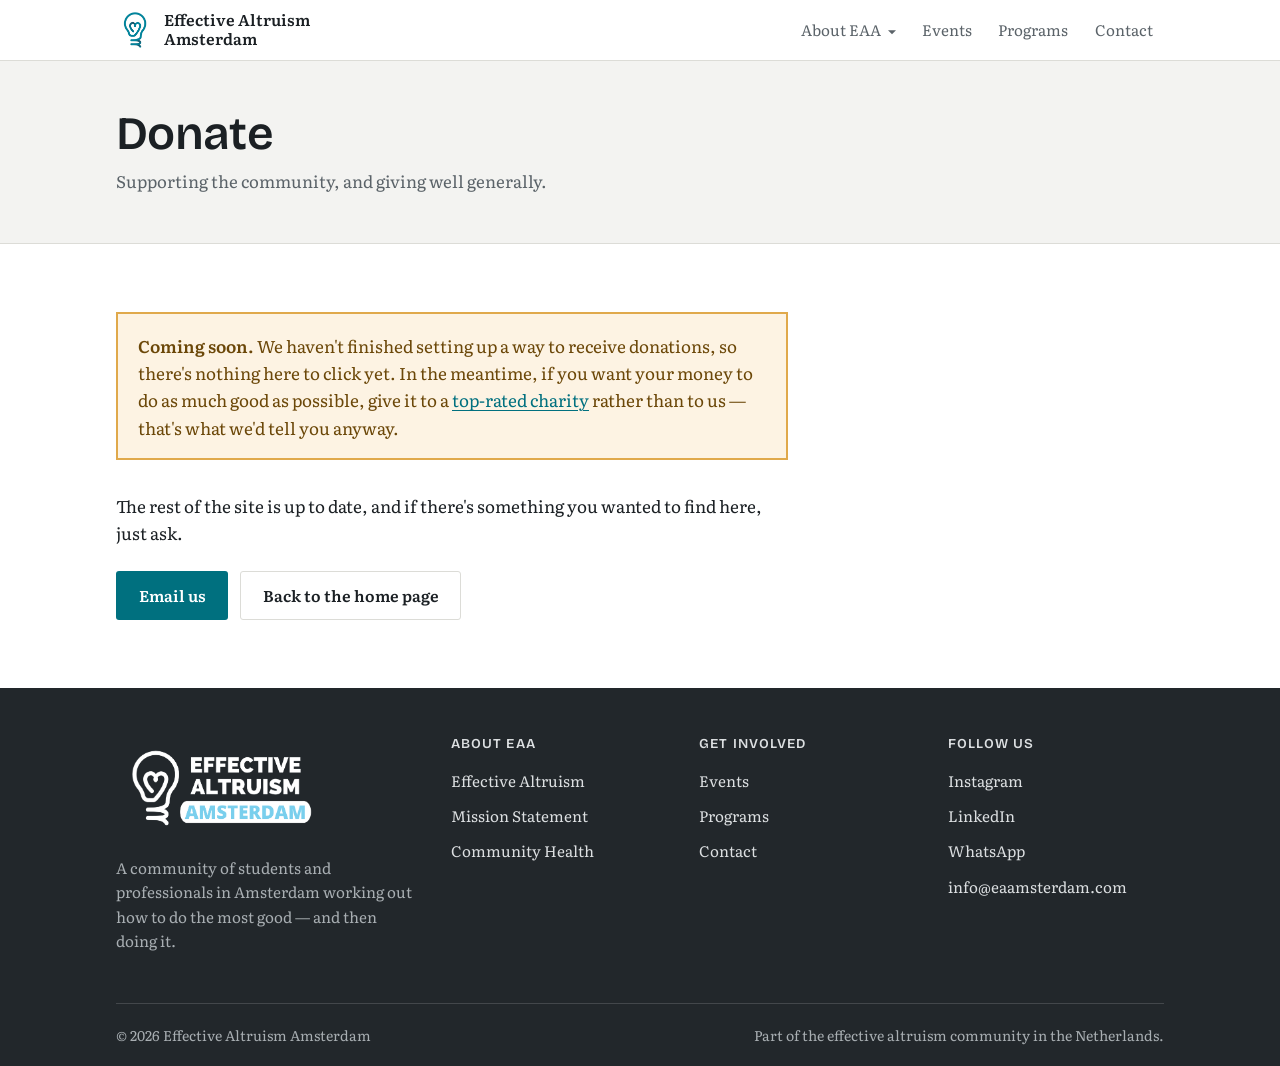
<file: donate.html>
<!DOCTYPE html>
<html lang="en">
<head>
  <meta charset="utf-8">
  <meta name="viewport" content="width=device-width, initial-scale=1">
  <title>Donate &middot; Effective Altruism Amsterdam</title>
  <meta name="description" content="Support Effective Altruism Amsterdam, or give directly to high-impact charities. Both matter.">
  <link rel="icon" href="img/favicon-96.png" sizes="96x96">
  <link rel="apple-touch-icon" href="img/apple-touch-icon.png">
  <meta name="robots" content="noindex">
  <meta name="color-scheme" content="only light">
  <!-- Both faces are needed for first paint. Preloading them ahead of the
       stylesheet lets the browser start the fetches without waiting to discover
       them inside the CSS. The italic face is deliberately not preloaded. -->
  <link rel="preload" href="fonts/bricolage-grotesque-var-latin.woff2" as="font" type="font/woff2" crossorigin>
  <link rel="preload" href="fonts/literata-var-latin.woff2" as="font" type="font/woff2" crossorigin>
  <link rel="stylesheet" href="styles.css?v=14">
</head>
<body>
<a class="skip-link" href="#main">Skip to content</a>

<header class="site-header">
  <div class="header-inner">
    <a class="brand" href="index.html">
      <img class="brand-mark" src="img/lamp_logo.webp" alt=""
           width="1200" height="1200">
      <span class="brand-text">Effective Altruism Amsterdam</span>
    </a>
    <button class="nav-toggle" type="button" aria-expanded="false" aria-controls="site-nav">Menu</button>
    <nav class="site-nav" id="site-nav" aria-label="Main">
      <ul class="nav-list">
        <li class="has-dropdown">
          <button class="nav-link dropdown-toggle" type="button" aria-expanded="false">About EAA</button>
          <ul class="dropdown">
            <li><a href="effective-altruism.html">Effective Altruism</a></li>
            <li><a href="mission.html">Mission Statement</a></li>
            <li><a href="community-health.html">Community Health</a></li>
          </ul>
        </li>
        <li><a class="nav-link" href="events.html">Events</a></li>
        <li><a class="nav-link" href="programs.html">Programs</a></li>
        <li><a class="nav-link" href="contact.html">Contact</a></li>
      </ul>
    </nav>
  </div>
</header>

<!-- ===========================================================================
     COMING SOON — the real content of this page is not published yet.

     It is not lost. The full version is in git, in the commit before the one
     that replaced it. To see it or bring it back:

         git show 9ec70eb:donate.html                  # look at it
         git show 9ec70eb:donate.html > donate.html   # restore it

     After restoring, put this page back into the navigation: the "About EAA"
     dropdown and the footer list in every *.html file. See README.md, under
     "Pages held back for launch", for exactly which lines.
     =========================================================================== -->
<main id="main">
  <div class="page-header">
    <div class="container">
      <h1>Donate</h1>
      <p>Supporting the community, and giving well generally.</p>
    </div>
  </div>

  <section class="section">
    <div class="container">
      <div class="prose">
        <div class="notice" role="note">
          <p>
            <strong>Coming soon.</strong> We haven't finished setting up a way to receive donations, so there's nothing here to click yet. In the meantime, if you want your money to do as much good as possible, give it to a <a href="https://www.givewell.org/" rel="noopener" target="_blank">top-rated charity</a> rather than to us &mdash; that's what we'd tell you anyway.
          </p>
        </div>
        <p>
          The rest of the site is up to date, and if there's
          something you wanted to find here, just ask.
        </p>
        <div class="button-row">
          <a class="button" href="mailto:info@eaamsterdam.com">Email us</a>
          <a class="button-secondary" href="index.html">Back to the home page</a>
        </div>
      </div>
    </div>
  </section>
</main>

<footer class="site-footer">
  <div class="container">
    <div class="footer-grid">
      <div class="footer-about">
        <img class="footer-logo" src="img/logo.webp"
             alt="Effective Altruism Amsterdam" width="2500" height="1250">
        <p>
          A community of students and professionals in Amsterdam working out how to
          do the most good — and then doing it.
        </p>
      </div>
      <div>
        <h2>About EAA</h2>
        <ul>
          <li><a href="effective-altruism.html">Effective Altruism</a></li>
          <li><a href="mission.html">Mission Statement</a></li>
          <li><a href="community-health.html">Community Health</a></li>
        </ul>
      </div>
      <div>
        <h2>Get involved</h2>
        <ul>
          <li><a href="events.html">Events</a></li>
          <li><a href="programs.html">Programs</a></li>
          <li><a href="contact.html">Contact</a></li>
        </ul>
      </div>
      <div>
        <h2>Follow us</h2>
        <ul>
          <li><a href="https://www.instagram.com/eaamsterdam/" rel="me noopener" target="_blank">Instagram</a></li>
          <li><a href="https://www.linkedin.com/company/effective-altruism-amsterdam" rel="me noopener" target="_blank">LinkedIn</a></li>
          <li><a href="contact.html#whatsapp">WhatsApp</a></li>
          <li><a href="mailto:info@eaamsterdam.com">info@eaamsterdam.com</a></li>
        </ul>
      </div>
    </div>
    <div class="footer-bottom">
      <p>&copy; 2026 Effective Altruism Amsterdam</p>
      <p>Part of the effective altruism community in the Netherlands.</p>
    </div>
  </div>
</footer>

<script src="nav.js?v=13"></script>
</body>
</html>
</file>
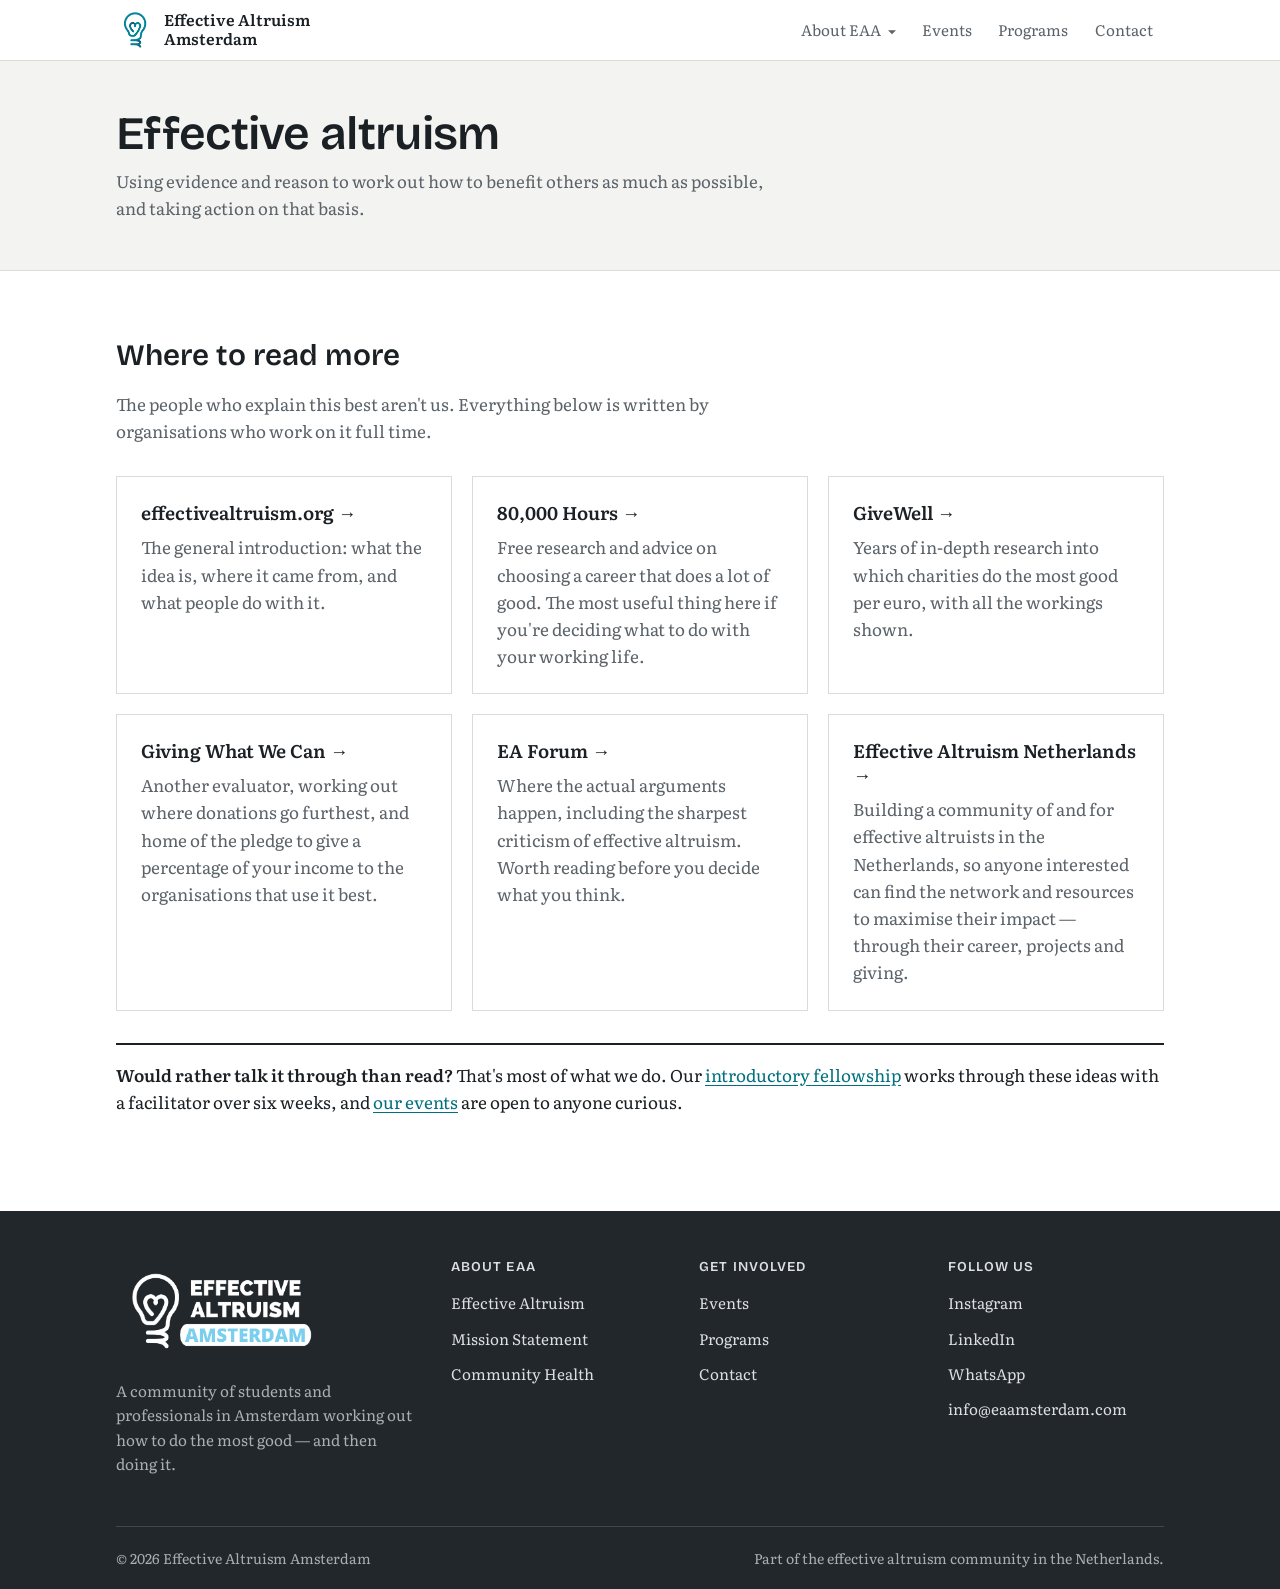
<file: effective-altruism.html>
<!DOCTYPE html>
<html lang="en">
<head>
  <meta charset="utf-8">
  <meta name="viewport" content="width=device-width, initial-scale=1">
  <title>Effective Altruism &middot; Effective Altruism Amsterdam</title>
  <meta name="description" content="Effective altruism in one sentence, and the best places to read more about it: 80,000 Hours, GiveWell, Giving What We Can, the EA Forum and EA Netherlands.">
  <link rel="icon" href="img/favicon-96.png" sizes="96x96">
  <link rel="apple-touch-icon" href="img/apple-touch-icon.png">
  <meta name="color-scheme" content="only light">
  <!-- Both faces are needed for first paint. Preloading them ahead of the
       stylesheet lets the browser start the fetches without waiting to discover
       them inside the CSS. The italic face is deliberately not preloaded. -->
  <link rel="preload" href="fonts/bricolage-grotesque-var-latin.woff2" as="font" type="font/woff2" crossorigin>
  <link rel="preload" href="fonts/literata-var-latin.woff2" as="font" type="font/woff2" crossorigin>
  <link rel="stylesheet" href="styles.css?v=14">
</head>
<body>
<a class="skip-link" href="#main">Skip to content</a>

<header class="site-header">
  <div class="header-inner">
    <a class="brand" href="index.html">
      <img class="brand-mark" src="img/lamp_logo.webp" alt=""
           width="1200" height="1200">
      <span class="brand-text">Effective Altruism Amsterdam</span>
    </a>
    <button class="nav-toggle" type="button" aria-expanded="false" aria-controls="site-nav">Menu</button>
    <nav class="site-nav" id="site-nav" aria-label="Main">
      <ul class="nav-list">
        <li class="has-dropdown">
          <button class="nav-link dropdown-toggle" type="button" aria-expanded="false">About EAA</button>
          <ul class="dropdown">
            <li><a href="effective-altruism.html" aria-current="page">Effective Altruism</a></li>
            <li><a href="mission.html">Mission Statement</a></li>
            <li><a href="community-health.html">Community Health</a></li>
          </ul>
        </li>
        <li><a class="nav-link" href="events.html">Events</a></li>
        <li><a class="nav-link" href="programs.html">Programs</a></li>
        <li><a class="nav-link" href="contact.html">Contact</a></li>
      </ul>
    </nav>
  </div>
</header>

<main id="main">
  <div class="page-header">
    <div class="container">
      <h1>Effective altruism</h1>
      <p>
        Using evidence and reason to work out how to benefit others as much as
        possible, and taking action on that basis.
      </p>
    </div>
  </div>

  <section class="section">
    <div class="container">
      <div class="section-head">
        <h2>Where to read more</h2>
        <p>
          The people who explain this best aren't us. Everything below is written
          by organisations who work on it full time.
        </p>
      </div>

      <!-- Only root domains are linked here, deliberately: deep links into these
           sites rot, and a dead link on the one page that is nothing but links is
           worse than a slightly less specific one. -->
      <div class="grid">
        <a class="card card-link" href="https://www.effectivealtruism.org/" rel="noopener" target="_blank">
          <h3>effectivealtruism.org <span class="arrow" aria-hidden="true"></span></h3>
          <p class="text-muted">
            The general introduction: what the idea is, where it came from, and
            what people do with it.
          </p>
        </a>
        <a class="card card-link" href="https://80000hours.org/" rel="noopener" target="_blank">
          <h3>80,000 Hours <span class="arrow" aria-hidden="true"></span></h3>
          <p class="text-muted">
            Free research and advice on choosing a career that does a lot of good.
            The most useful thing here if you're deciding what to do with your
            working life.
          </p>
        </a>
        <a class="card card-link" href="https://www.givewell.org/" rel="noopener" target="_blank">
          <h3>GiveWell <span class="arrow" aria-hidden="true"></span></h3>
          <p class="text-muted">
            Years of in-depth research into which charities do the most good per
            euro, with all the workings shown.
          </p>
        </a>
        <a class="card card-link" href="https://www.givingwhatwecan.org/" rel="noopener" target="_blank">
          <h3>Giving What We Can <span class="arrow" aria-hidden="true"></span></h3>
          <p class="text-muted">
            Another evaluator, working out where donations go furthest, and
            home of the pledge to give a percentage of your income to the
            organisations that use it best.
          </p>
        </a>
        <a class="card card-link" href="https://forum.effectivealtruism.org/" rel="noopener" target="_blank">
          <h3>EA Forum <span class="arrow" aria-hidden="true"></span></h3>
          <p class="text-muted">
            Where the actual arguments happen, including the sharpest criticism of
            effective altruism. Worth reading before you decide what you think.
          </p>
        </a>
        <a class="card card-link" href="https://effectiefaltruisme.nl/" rel="noopener" target="_blank">
          <h3>Effective Altruism Netherlands <span class="arrow" aria-hidden="true"></span></h3>
          <p class="text-muted">
            Building a community of and for effective altruists in the Netherlands,
            so anyone interested can find the network and resources to maximise
            their impact &mdash; through their career, projects and giving.
          </p>
        </a>
      </div>

      <div class="callout" style="margin-top: 2rem;">
        <p>
          <strong>Would rather talk it through than read?</strong> That's most of
          what we do. Our <a href="programs.html">introductory fellowship</a> works
          through these ideas with a facilitator over six weeks, and
          <a href="events.html">our events</a> are open to anyone curious.
        </p>
      </div>
    </div>
  </section>
</main>

<footer class="site-footer">
  <div class="container">
    <div class="footer-grid">
      <div class="footer-about">
        <img class="footer-logo" src="img/logo.webp"
             alt="Effective Altruism Amsterdam" width="2500" height="1250">
        <p>
          A community of students and professionals in Amsterdam working out how to
          do the most good — and then doing it.
        </p>
      </div>
      <div>
        <h2>About EAA</h2>
        <ul>
          <li><a href="effective-altruism.html">Effective Altruism</a></li>
          <li><a href="mission.html">Mission Statement</a></li>
          <li><a href="community-health.html">Community Health</a></li>
        </ul>
      </div>
      <div>
        <h2>Get involved</h2>
        <ul>
          <li><a href="events.html">Events</a></li>
          <li><a href="programs.html">Programs</a></li>
          <li><a href="contact.html">Contact</a></li>
        </ul>
      </div>
      <div>
        <h2>Follow us</h2>
        <ul>
          <li><a href="https://www.instagram.com/eaamsterdam/" rel="me noopener" target="_blank">Instagram</a></li>
          <li><a href="https://www.linkedin.com/company/effective-altruism-amsterdam" rel="me noopener" target="_blank">LinkedIn</a></li>
          <li><a href="contact.html#whatsapp">WhatsApp</a></li>
          <li><a href="mailto:info@eaamsterdam.com">info@eaamsterdam.com</a></li>
        </ul>
      </div>
    </div>
    <div class="footer-bottom">
      <p>&copy; 2026 Effective Altruism Amsterdam</p>
      <p>Part of the effective altruism community in the Netherlands.</p>
    </div>
  </div>
</footer>

<script src="nav.js?v=13"></script>
</body>
</html>
</file>
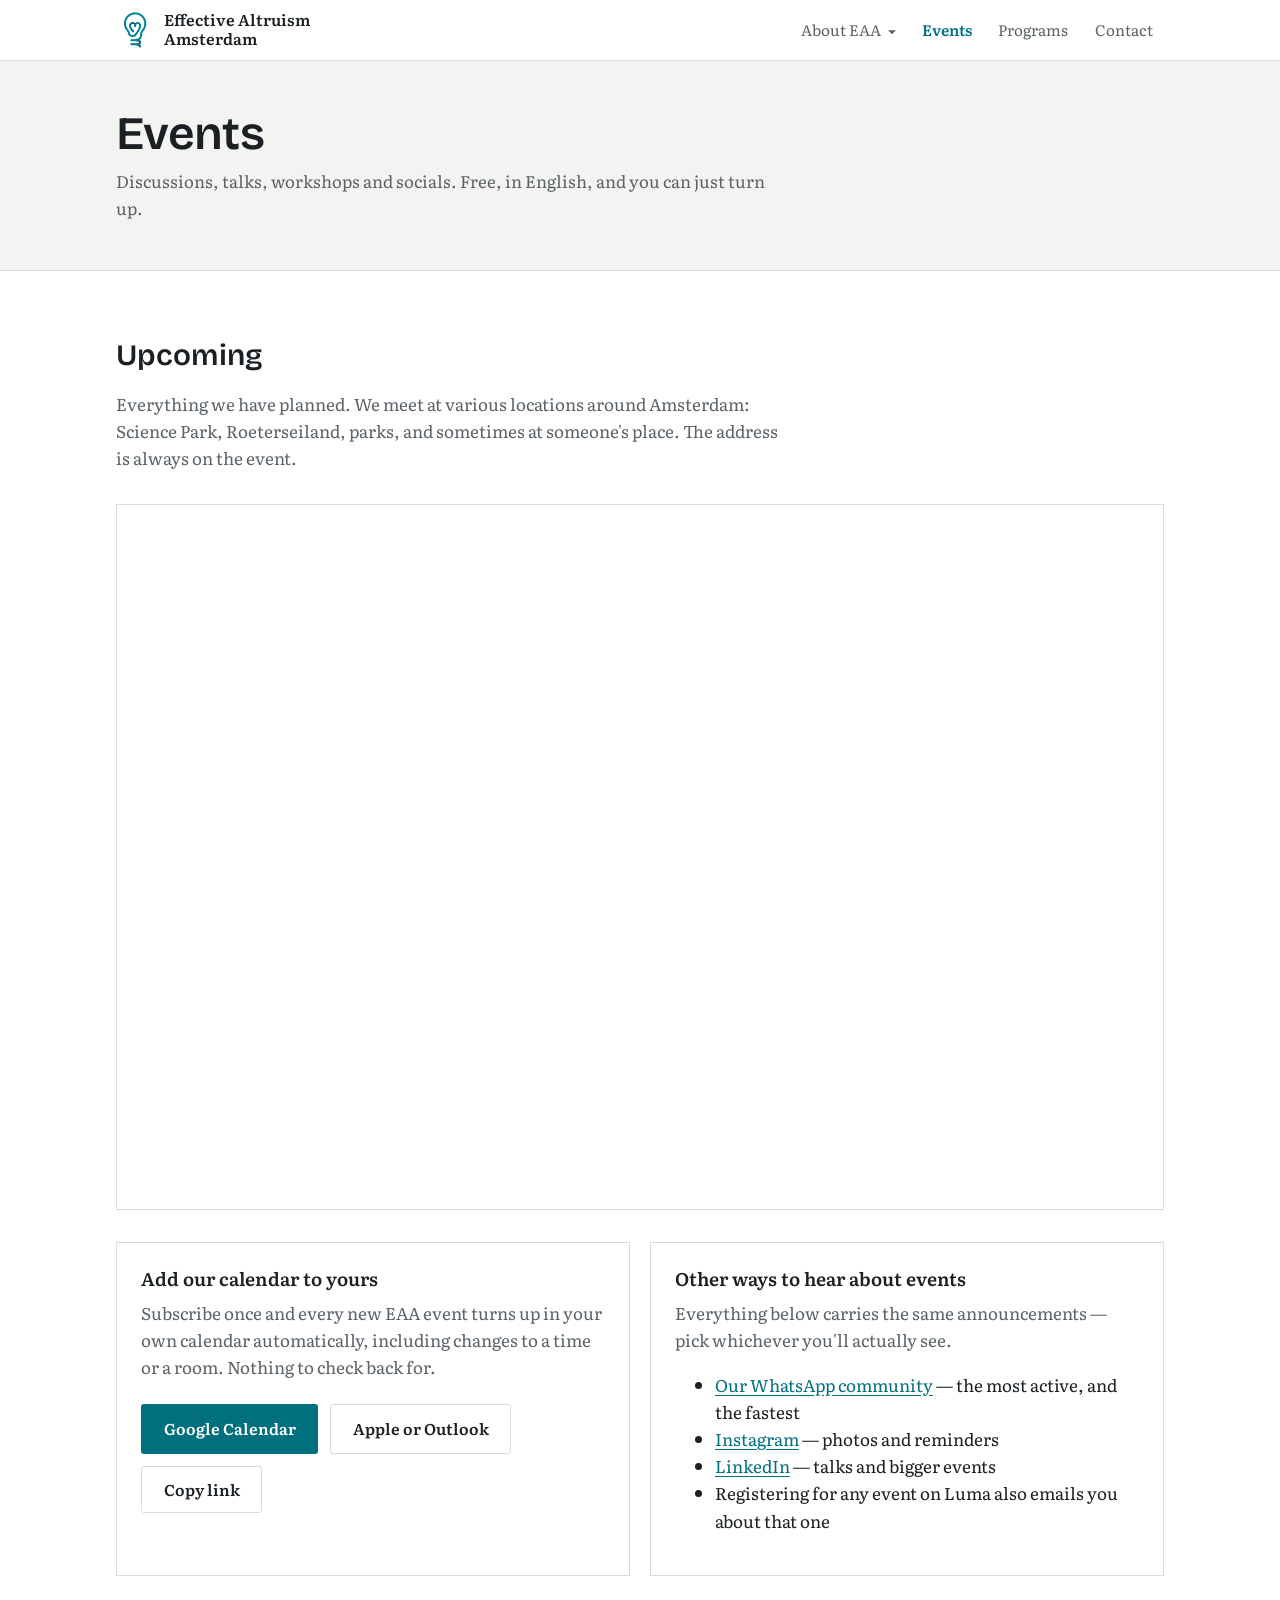
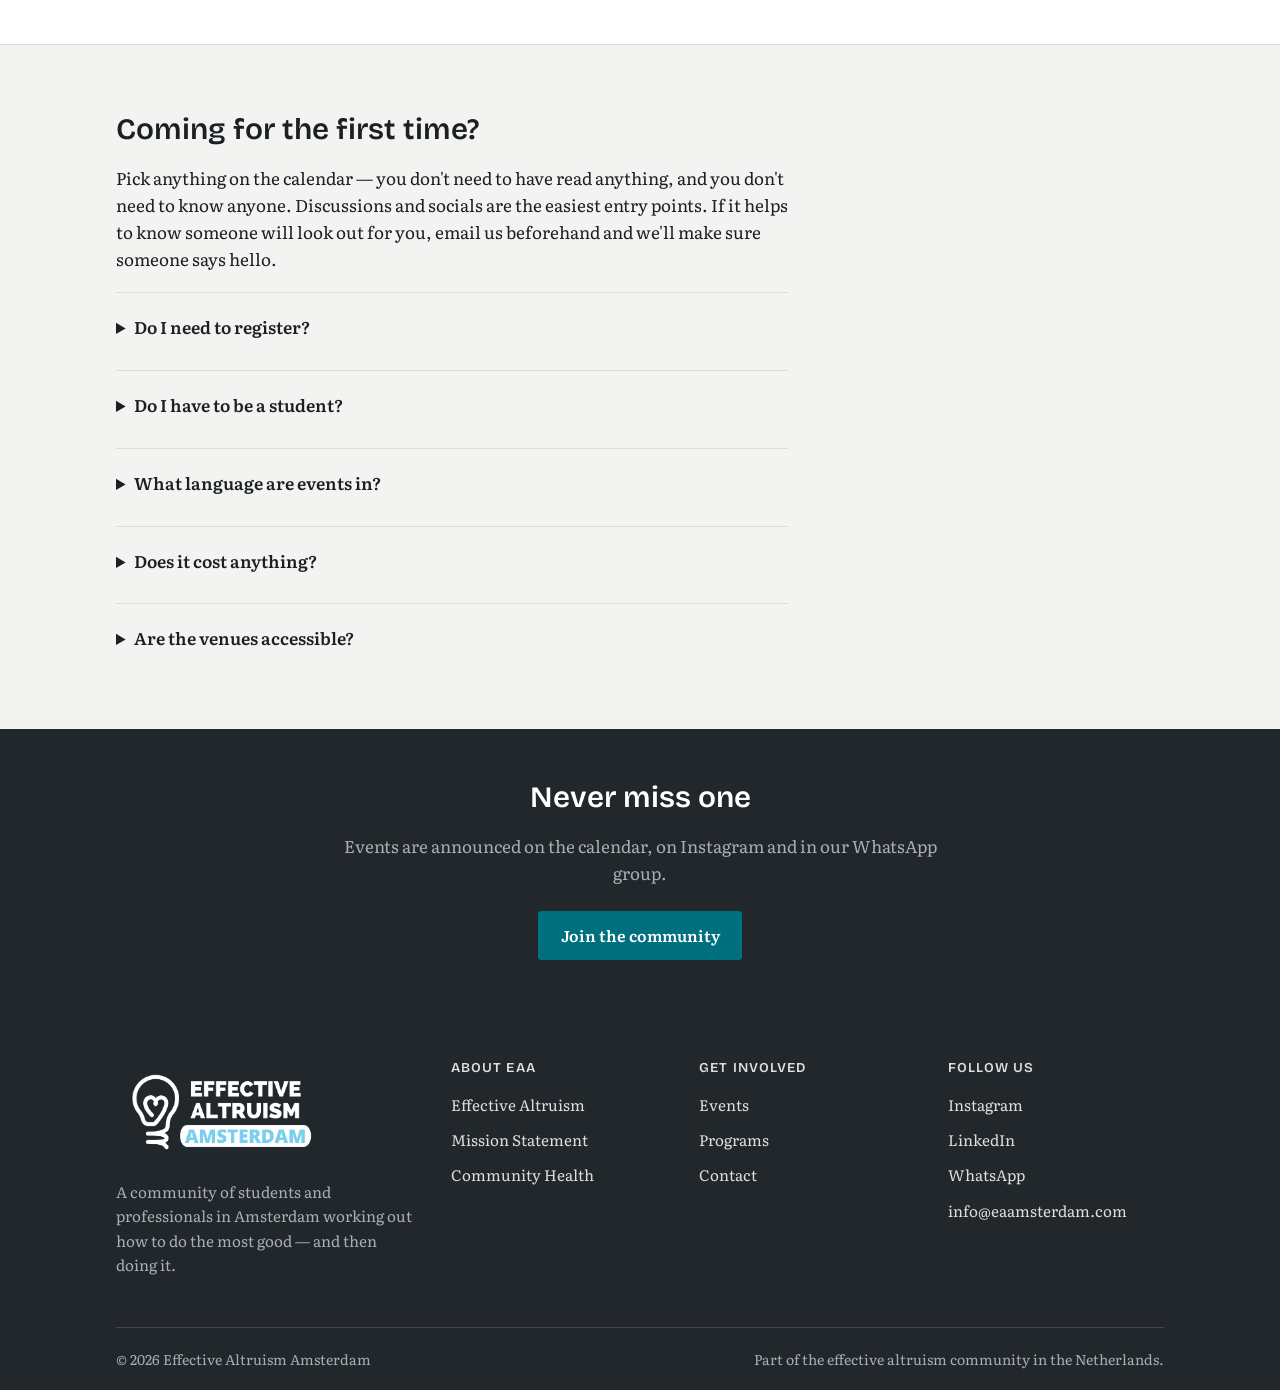
<file: events.html>
<!DOCTYPE html>
<html lang="en">
<head>
  <meta charset="utf-8">
  <meta name="viewport" content="width=device-width, initial-scale=1">
  <title>Events &middot; Effective Altruism Amsterdam</title>
  <meta name="description" content="Bi-weekly socials, speaker talks, workshops and fellowship sessions with Effective Altruism Amsterdam. Free, in English, and open to newcomers.">
  <link rel="icon" href="img/favicon-96.png" sizes="96x96">
  <link rel="apple-touch-icon" href="img/apple-touch-icon.png">
  <meta name="color-scheme" content="only light">
  <!-- Both faces are needed for first paint. Preloading them ahead of the
       stylesheet lets the browser start the fetches without waiting to discover
       them inside the CSS. The italic face is deliberately not preloaded. -->
  <link rel="preload" href="fonts/bricolage-grotesque-var-latin.woff2" as="font" type="font/woff2" crossorigin>
  <link rel="preload" href="fonts/literata-var-latin.woff2" as="font" type="font/woff2" crossorigin>
  <link rel="stylesheet" href="styles.css?v=14">
</head>
<body>
<a class="skip-link" href="#main">Skip to content</a>

<header class="site-header">
  <div class="header-inner">
    <a class="brand" href="index.html">
      <img class="brand-mark" src="img/lamp_logo.webp" alt=""
           width="1200" height="1200">
      <span class="brand-text">Effective Altruism Amsterdam</span>
    </a>
    <button class="nav-toggle" type="button" aria-expanded="false" aria-controls="site-nav">Menu</button>
    <nav class="site-nav" id="site-nav" aria-label="Main">
      <ul class="nav-list">
        <li class="has-dropdown">
          <button class="nav-link dropdown-toggle" type="button" aria-expanded="false">About EAA</button>
          <ul class="dropdown">
            <li><a href="effective-altruism.html">Effective Altruism</a></li>
            <li><a href="mission.html">Mission Statement</a></li>
            <li><a href="community-health.html">Community Health</a></li>
          </ul>
        </li>
        <li><a class="nav-link" href="events.html" aria-current="page">Events</a></li>
        <li><a class="nav-link" href="programs.html">Programs</a></li>
        <li><a class="nav-link" href="contact.html">Contact</a></li>
      </ul>
    </nav>
  </div>
</header>

<main id="main">
  <div class="page-header">
    <div class="container">
      <h1>Events</h1>
      <p>
        Discussions, talks, workshops and socials. Free, in English, and you can just turn up.
      </p>
    </div>
  </div>

  <section class="section">
    <div class="container">
      <div class="section-head">
        <h2>Upcoming</h2>
        <!-- The locations sentence is the one thing kept from the "open to
             everyone" callout that used to sit below this. -->
        <p>
          Everything we have planned. We meet at various locations around Amsterdam: Science Park, Roeterseiland,
          parks, and sometimes at someone's place. The address is always on the
          event.
        </p>
      </div>

      <div class="embed">
        <iframe
          src="https://luma.com/embed/calendar/cal-Fqocig0MZljxyNl/events"
          title="Effective Altruism Amsterdam events calendar"
          frameborder="0"
          allowfullscreen=""
          aria-hidden="false"
          tabindex="0"
        ></iframe>
      </div>

      <div class="grid-2" style="margin-top: 2rem;">
        <!-- ===================================================================
             ADD-TO-CALENDAR — configured. nav.js builds the Google Calendar
             link, the webcal link for Apple/Outlook, and the copy-link button
             from the data-ics value below. It accepts https:// or webcal://.

             The feed is Luma's iCal export for our calendar. It is an
             undocumented endpoint, so if these buttons ever stop working that is
             the first thing to check: open the URL in a browser and see whether
             it still returns a .ics file.

             Note: the feed names itself "Personal", so that is what subscribers
             see the calendar called in their app until they rename it. If Luma's
             own Subscribe control ever offers a URL with a better name, prefer
             that one.
             =================================================================== -->
        <div class="card" id="subscribe"
             data-ics="https://api.lu.ma/ics/get?entity=calendar&amp;id=cal-Fqocig0MZljxyNl">
          <h3>Add our calendar to yours</h3>
          <p class="text-muted">
            Subscribe once and every new EAA event turns up in your own calendar
            automatically, including changes to a time or a room. Nothing to check
            back for.
          </p>
          <div class="button-row" data-subscribe-buttons hidden>
            <a class="button" data-subscribe="google" href="" target="_blank" rel="noopener">Google Calendar</a>
            <a class="button-secondary" data-subscribe="webcal" href="">Apple or Outlook</a>
            <button class="button-secondary" type="button" data-subscribe="copy">Copy link</button>
          </div>
          <p class="reveal-note" data-subscribe-status role="status"></p>
          <p class="reveal-note" data-subscribe-fallback>
            One-click subscribing isn't switched on yet. In the meantime, open any
            event on the calendar above and use its <strong>Add to Calendar</strong>
            button, or <a href="contact.html#whatsapp">join the WhatsApp group</a>,
            where every event gets announced.
          </p>
        </div>
        <div class="card">
          <h3>Other ways to hear about events</h3>
          <p class="text-muted">
            Everything below carries the same announcements — pick whichever you'll actually see.
          </p>
          <ul>
            <li><a href="contact.html#whatsapp">Our WhatsApp community</a> — the most active, and the fastest</li>
            <li><a href="https://www.instagram.com/eaamsterdam/" rel="me noopener" target="_blank">Instagram</a> — photos and reminders</li>
            <li><a href="https://www.linkedin.com/company/effective-altruism-amsterdam" rel="me noopener" target="_blank">LinkedIn</a> — talks and bigger events</li>
            <li>Registering for any event on Luma also emails you about that one</li>
          </ul>
        </div>
      </div>
    </div>
  </section>

  <!-- ============ What we run ============ ==============================
       HIDDEN FOR NOW. The calendar above already shows what is on, so this
       overview was cut to keep the page simple. To bring it back: check the
       cards still describe how we actually meet, then delete this opening
       comment marker and the closing one just below the section.

       Note for editing while hidden: HTML comments cannot nest, so do not add
       a comment inside the block below — it would end this comment early and
       dump the rest onto the page.
       ===================================================================
  <section class="section section-alt">
    <div class="container">
      <div class="section-head">
        <h2>What we run</h2>
      </div>
      <div class="grid">
        <div class="card">
          <p class="card-meta">Every other Tuesday</p>
          <h3>EA socials</h3>
          <p class="text-muted">
            Our bread and butter: bi-weekly socials on Tuesday evenings. No reading,
            no preparation, and newcomers are always welcome — this is the easiest
            thing to turn up to first. Time and location are on the calendar above.
          </p>
        </div>
        <div class="card">
          <p class="card-meta">Every few weeks</p>
          <h3>Speaker talks</h3>
          <p class="text-muted">
            Researchers, charity staff and people working directly on the problems
            we discuss, followed by questions and usually a drink.
          </p>
        </div>
        <div class="card">
          <p class="card-meta">Termly</p>
          <h3>Workshops</h3>
          <p class="text-muted">
            Practical sessions: career planning, deciding where to give,
            forecasting, applying to jobs and programs.
          </p>
        </div>
        <div class="card">
          <p class="card-meta">Regularly</p>
          <h3>Socials</h3>
          <p class="text-muted">
            Dinners, drinks, walks and games nights. No agenda, no reading, just the
            community.
          </p>
        </div>
        <div class="card">
          <p class="card-meta">Occasional</p>
          <h3>Retreats and conferences</h3>
          <p class="text-muted">
            Weekends away with EA Netherlands, and EAGx conferences — including
            editions in Amsterdam. We help people apply.
          </p>
        </div>
        <div class="card">
          <p class="card-meta">Each semester</p>
          <h3>Fellowship sessions</h3>
          <p class="text-muted">
            The Introductory EA Fellowship and follow-on reading groups run on their
            own schedule. <a href="programs.html#dates">See programs</a>.
          </p>
        </div>
      </div>
    </div>
  </section>
  ============ end of hidden "What we run" section ============ -->

  <!-- section-alt so this does not sit on the same white as "Upcoming" above.
       If the hidden "What we run" section is ever restored, drop section-alt
       here again — that section carries it, and two alt bands in a row look
       like one long block. -->
  <section class="section section-alt">
    <div class="container">
      <div class="prose">
        <h2>Coming for the first time?</h2>
        <p>
          Pick anything on the calendar — you don't need to have read anything, and
          you don't need to know anyone. Discussions and socials are the easiest
          entry points. If it helps to know someone will look out for you, email us
          beforehand and we'll make sure someone says hello.
        </p>

        <details class="faq">
          <summary>Do I need to register?</summary>
          <p>
            Registering on Luma helps us plan numbers and lets us tell you if
            anything changes, but nobody is turned away for not registering.
          </p>
        </details>
        <details class="faq">
          <summary>Do I have to be a student?</summary>
          <p>
            No. We have a student branch and a professionals branch, and most events
            are open to both. Anything student-only or professionals-only is marked
            as such on the calendar.
          </p>
        </details>
        <details class="faq">
          <summary>What language are events in?</summary>
          <p>English, unless an event says otherwise.</p>
        </details>
        <details class="faq">
          <summary>Does it cost anything?</summary>
          <p>
            Almost everything is free. Where there's a cost — a dinner, a retreat —
            we'll say so up front, and money should never be the reason you can't
            come. <a href="contact.html">Ask us quietly</a> and we'll sort it out.
          </p>
        </details>
        <details class="faq">
          <summary>Are the venues accessible?</summary>
          <p>
            <!-- TODO: replace with accurate accessibility information for your usual
                 venues — step-free access, lifts, accessible toilets. -->
            Tell us what you need and we'll confirm the specifics for the venue
            before you come.
          </p>
        </details>
      </div>
    </div>
  </section>

  <section class="cta-band">
    <div class="container">
      <h2>Never miss one</h2>
      <p>Events are announced on the calendar, on Instagram and in our WhatsApp group.</p>
      <div class="button-row">
        <a class="button" href="contact.html">Join the community</a>
      </div>
    </div>
  </section>
</main>

<footer class="site-footer">
  <div class="container">
    <div class="footer-grid">
      <div class="footer-about">
        <img class="footer-logo" src="img/logo.webp"
             alt="Effective Altruism Amsterdam" width="2500" height="1250">
        <p>
          A community of students and professionals in Amsterdam working out how to
          do the most good — and then doing it.
        </p>
      </div>
      <div>
        <h2>About EAA</h2>
        <ul>
          <li><a href="effective-altruism.html">Effective Altruism</a></li>
          <li><a href="mission.html">Mission Statement</a></li>
          <li><a href="community-health.html">Community Health</a></li>
        </ul>
      </div>
      <div>
        <h2>Get involved</h2>
        <ul>
          <li><a href="events.html">Events</a></li>
          <li><a href="programs.html">Programs</a></li>
          <li><a href="contact.html">Contact</a></li>
        </ul>
      </div>
      <div>
        <h2>Follow us</h2>
        <ul>
          <li><a href="https://www.instagram.com/eaamsterdam/" rel="me noopener" target="_blank">Instagram</a></li>
          <li><a href="https://www.linkedin.com/company/effective-altruism-amsterdam" rel="me noopener" target="_blank">LinkedIn</a></li>
          <li><a href="contact.html#whatsapp">WhatsApp</a></li>
          <li><a href="mailto:info@eaamsterdam.com">info@eaamsterdam.com</a></li>
        </ul>
      </div>
    </div>
    <div class="footer-bottom">
      <p>&copy; 2026 Effective Altruism Amsterdam</p>
      <p>Part of the effective altruism community in the Netherlands.</p>
    </div>
  </div>
</footer>

<script src="nav.js?v=13"></script>
</body>
</html>
</file>
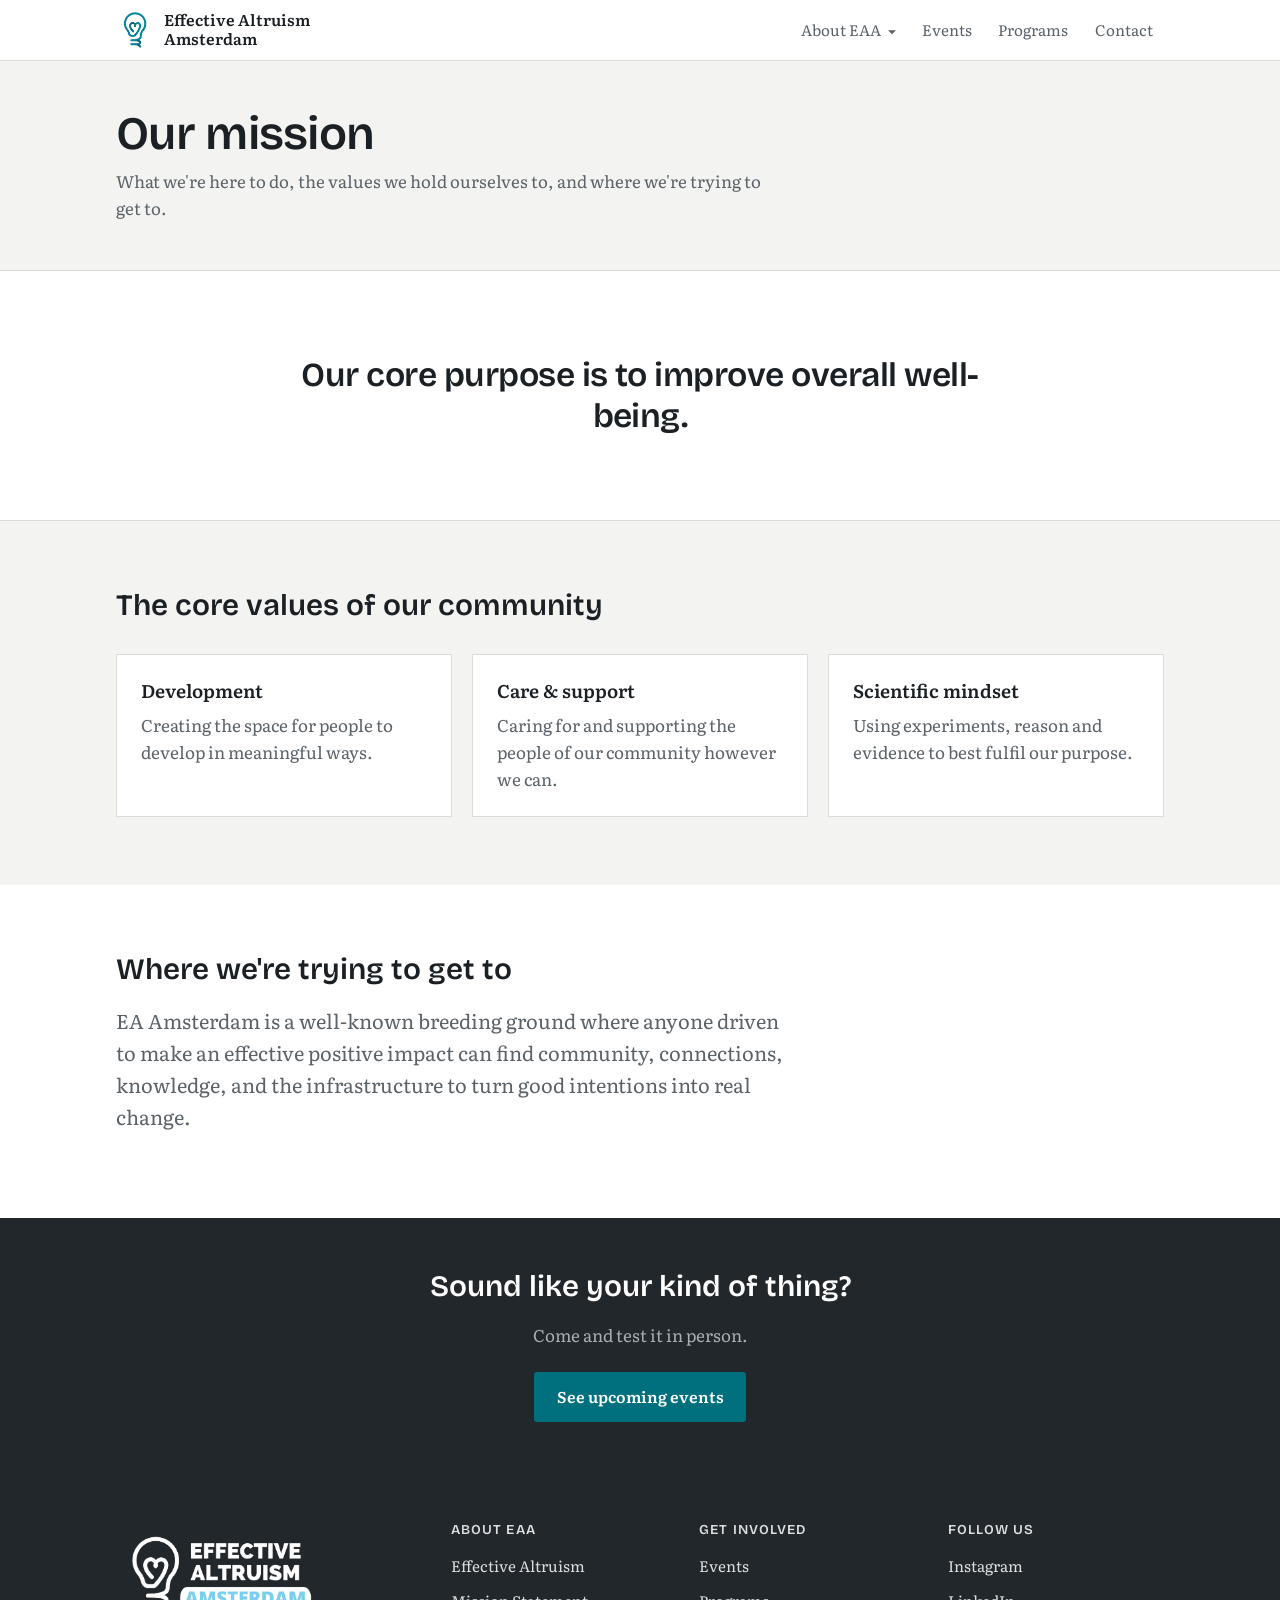
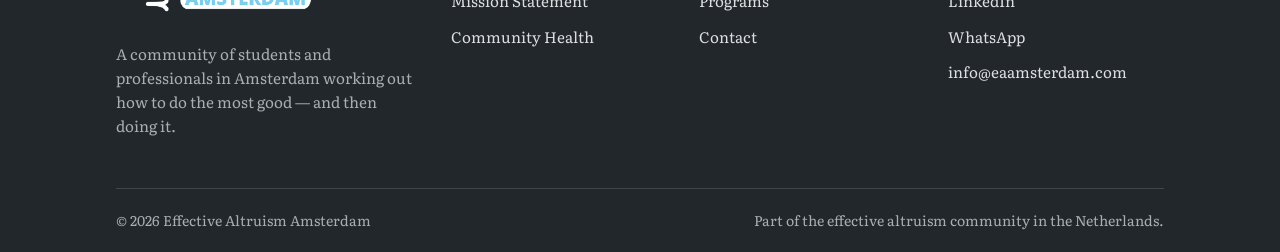
<file: mission.html>
<!DOCTYPE html>
<html lang="en">
<head>
  <meta charset="utf-8">
  <meta name="viewport" content="width=device-width, initial-scale=1">
  <title>Mission Statement &middot; Effective Altruism Amsterdam</title>
  <meta name="description" content="What Effective Altruism Amsterdam is here to do, the values we hold ourselves to, and where we are trying to get to.">
  <link rel="icon" href="img/favicon-96.png" sizes="96x96">
  <link rel="apple-touch-icon" href="img/apple-touch-icon.png">
  <meta name="color-scheme" content="only light">
  <!-- Both faces are needed for first paint. Preloading them ahead of the
       stylesheet lets the browser start the fetches without waiting to discover
       them inside the CSS. The italic face is deliberately not preloaded. -->
  <link rel="preload" href="fonts/bricolage-grotesque-var-latin.woff2" as="font" type="font/woff2" crossorigin>
  <link rel="preload" href="fonts/literata-var-latin.woff2" as="font" type="font/woff2" crossorigin>
  <link rel="stylesheet" href="styles.css?v=14">
</head>
<body>
<a class="skip-link" href="#main">Skip to content</a>

<header class="site-header">
  <div class="header-inner">
    <a class="brand" href="index.html">
      <img class="brand-mark" src="img/lamp_logo.webp" alt=""
           width="1200" height="1200">
      <span class="brand-text">Effective Altruism Amsterdam</span>
    </a>
    <button class="nav-toggle" type="button" aria-expanded="false" aria-controls="site-nav">Menu</button>
    <nav class="site-nav" id="site-nav" aria-label="Main">
      <ul class="nav-list">
        <li class="has-dropdown">
          <button class="nav-link dropdown-toggle" type="button" aria-expanded="false">About EAA</button>
          <ul class="dropdown">
            <li><a href="effective-altruism.html">Effective Altruism</a></li>
            <li><a href="mission.html" aria-current="page">Mission Statement</a></li>
            <li><a href="community-health.html">Community Health</a></li>
          </ul>
        </li>
        <li><a class="nav-link" href="events.html">Events</a></li>
        <li><a class="nav-link" href="programs.html">Programs</a></li>
        <li><a class="nav-link" href="contact.html">Contact</a></li>
      </ul>
    </nav>
  </div>
</header>

<main id="main">
  <div class="page-header">
    <div class="container">
      <h1>Our mission</h1>
      <p>
        What we're here to do, the values we hold ourselves to, and where we're
        trying to get to.
      </p>
    </div>
  </div>

  <!-- ============ Core purpose ============ -->
  <section class="section">
    <div class="container">
      <div class="statement">
        <!-- The headline is revisited at each semester reflection meeting. When it
             changes, update it here. -->
        <p class="statement-text">Our core purpose is to improve overall well-being.</p>
      </div>
    </div>
  </section>

  <!-- ============ Core values ============ -->
  <section class="section section-alt">
    <div class="container">
      <div class="section-head">
        <h2>The core values of our community</h2>
      </div>
      <div class="grid">
        <div class="card">
          <h3>Development</h3>
          <p class="text-muted">
            Creating the space for people to develop in meaningful ways.
          </p>
        </div>
        <div class="card">
          <h3>Care &amp; support</h3>
          <p class="text-muted">
            Caring for and supporting the people of our community however we can.
          </p>
        </div>
        <div class="card">
          <h3>Scientific mindset</h3>
          <p class="text-muted">
            Using experiments, reason and evidence to best fulfil our purpose.
          </p>
        </div>
      </div>
    </div>
  </section>

  <!-- ============ Outcome vision ============ -->
  <section class="section">
    <div class="container">
      <!-- Single column since the "In plainer terms" card next to it was cut: a
           lone card in a grid-2 sits at half width and looks like a mistake. -->
      <div class="prose">
        <h2>Where we're trying to get to</h2>
        <p class="lead">
          EA Amsterdam is a well-known breeding ground where anyone driven to
          make an effective positive impact can find community, connections,
          knowledge, and the infrastructure to turn good intentions into real
          change.
        </p>
      </div>
    </div>
  </section>

  <section class="cta-band">
    <div class="container">
      <h2>Sound like your kind of thing?</h2>
      <p>Come and test it in person.</p>
      <div class="button-row">
        <a class="button" href="events.html">See upcoming events</a>
      </div>
    </div>
  </section>
</main>

<footer class="site-footer">
  <div class="container">
    <div class="footer-grid">
      <div class="footer-about">
        <img class="footer-logo" src="img/logo.webp"
             alt="Effective Altruism Amsterdam" width="2500" height="1250">
        <p>
          A community of students and professionals in Amsterdam working out how to
          do the most good — and then doing it.
        </p>
      </div>
      <div>
        <h2>About EAA</h2>
        <ul>
          <li><a href="effective-altruism.html">Effective Altruism</a></li>
          <li><a href="mission.html">Mission Statement</a></li>
          <li><a href="community-health.html">Community Health</a></li>
        </ul>
      </div>
      <div>
        <h2>Get involved</h2>
        <ul>
          <li><a href="events.html">Events</a></li>
          <li><a href="programs.html">Programs</a></li>
          <li><a href="contact.html">Contact</a></li>
        </ul>
      </div>
      <div>
        <h2>Follow us</h2>
        <ul>
          <li><a href="https://www.instagram.com/eaamsterdam/" rel="me noopener" target="_blank">Instagram</a></li>
          <li><a href="https://www.linkedin.com/company/effective-altruism-amsterdam" rel="me noopener" target="_blank">LinkedIn</a></li>
          <li><a href="contact.html#whatsapp">WhatsApp</a></li>
          <li><a href="mailto:info@eaamsterdam.com">info@eaamsterdam.com</a></li>
        </ul>
      </div>
    </div>
    <div class="footer-bottom">
      <p>&copy; 2026 Effective Altruism Amsterdam</p>
      <p>Part of the effective altruism community in the Netherlands.</p>
    </div>
  </div>
</footer>

<script src="nav.js?v=13"></script>
</body>
</html>
</file>
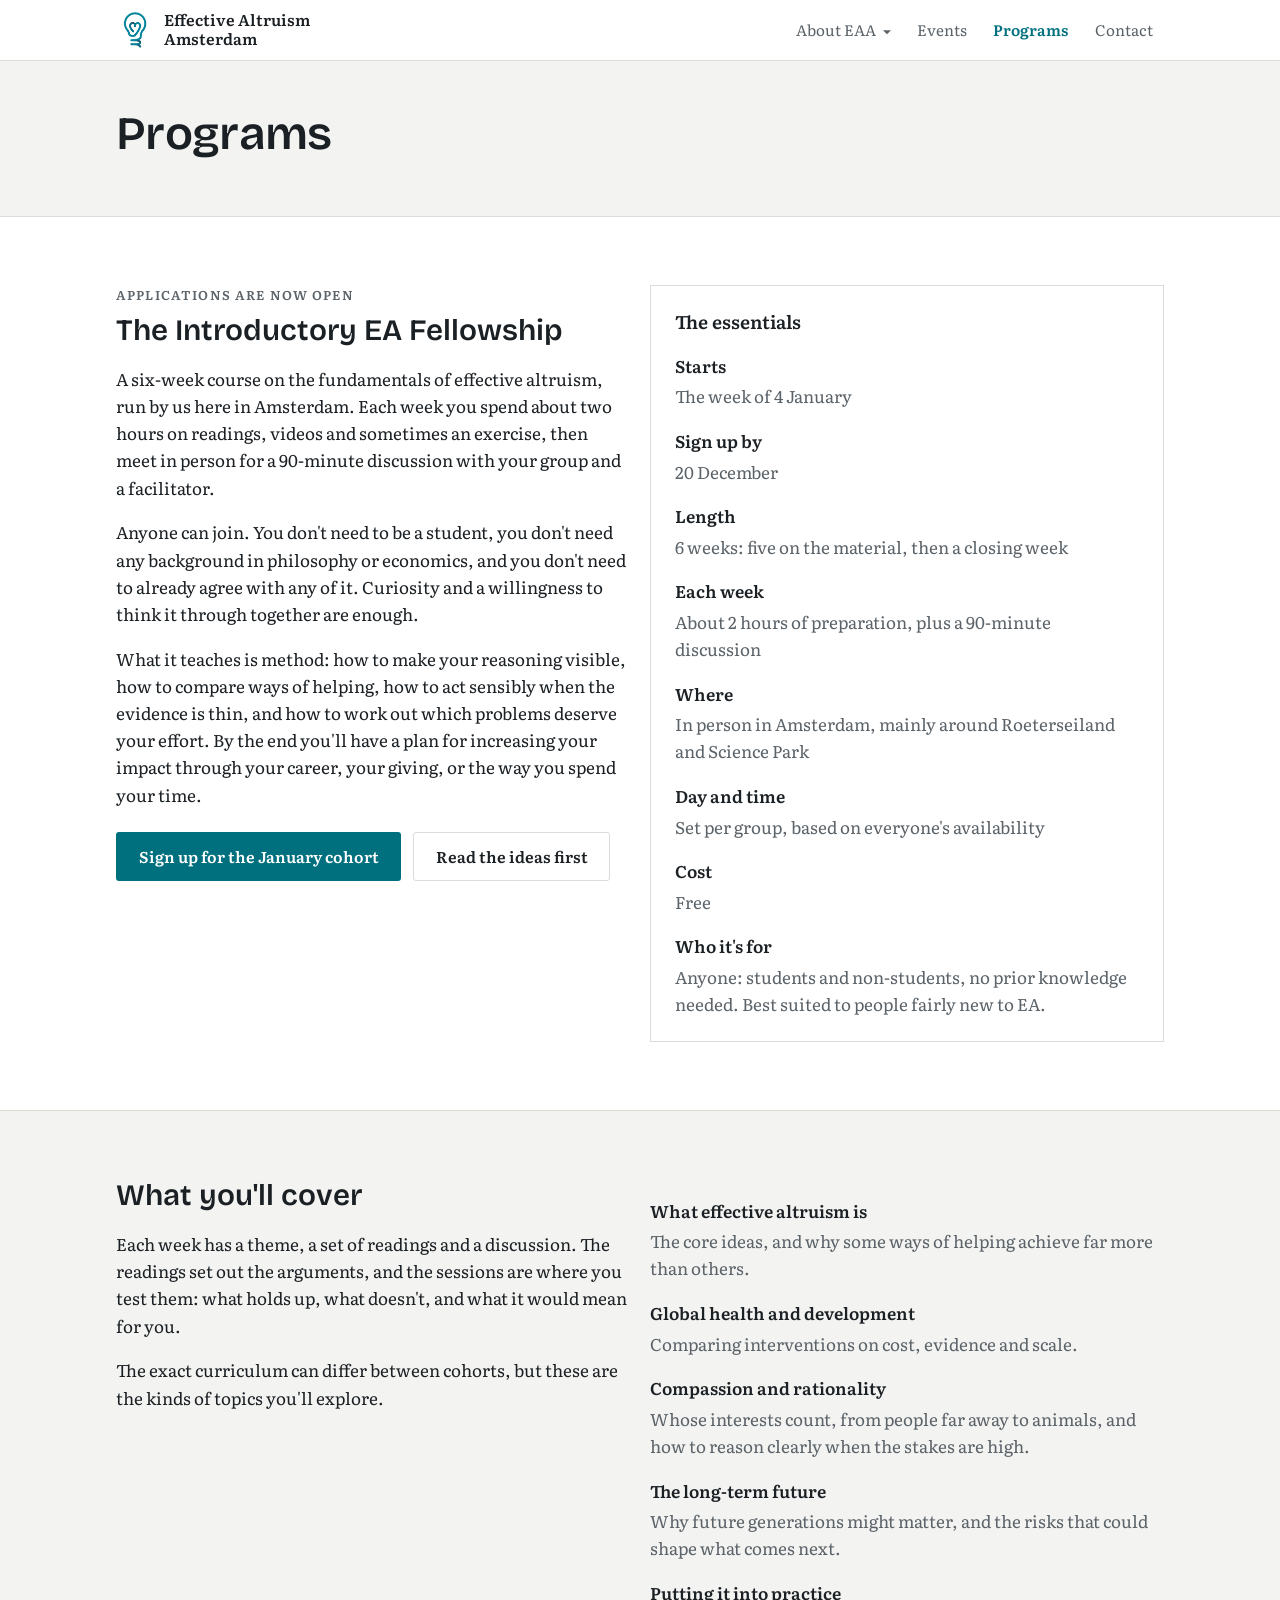
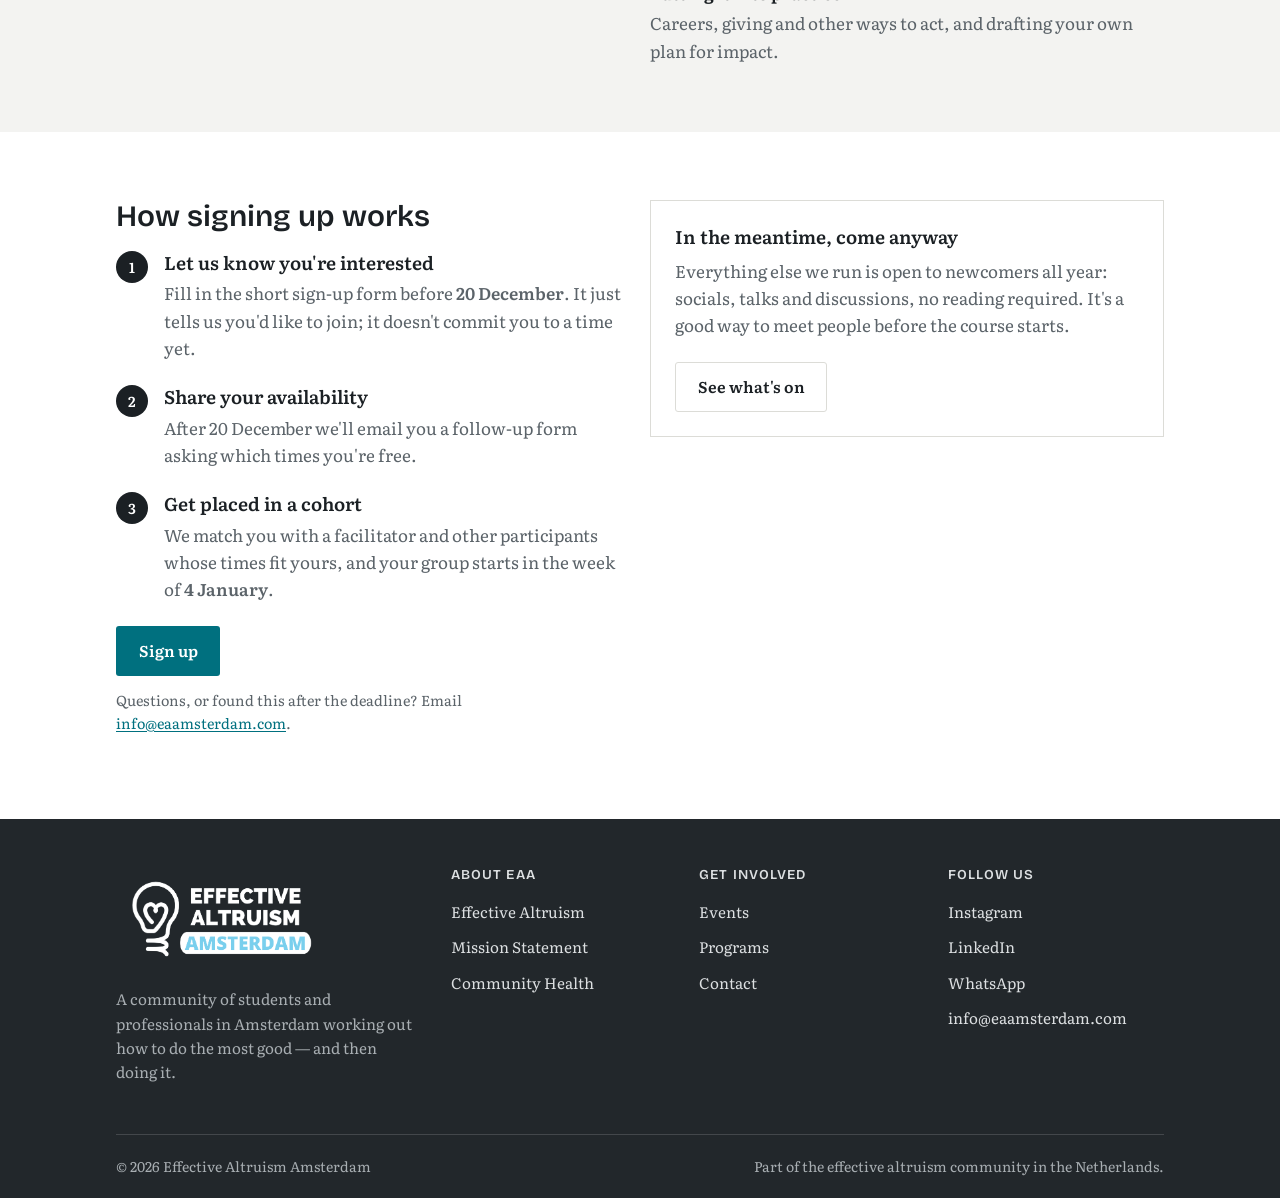
<file: programs.html>
<!DOCTYPE html>
<html lang="en">
<head>
  <meta charset="utf-8">
  <meta name="viewport" content="width=device-width, initial-scale=1">
  <title>Programs &middot; Effective Altruism Amsterdam</title>
  <meta name="description" content="The six-week Introductory EA Fellowship starts in January. Free, open to anyone, no prior knowledge needed.">
  <link rel="icon" href="img/favicon-96.png" sizes="96x96">
  <link rel="apple-touch-icon" href="img/apple-touch-icon.png">
  <meta name="color-scheme" content="only light">
  <!-- Both faces are needed for first paint. Preloading them ahead of the
       stylesheet lets the browser start the fetches without waiting to discover
       them inside the CSS. The italic face is deliberately not preloaded. -->
  <link rel="preload" href="fonts/bricolage-grotesque-var-latin.woff2" as="font" type="font/woff2" crossorigin>
  <link rel="preload" href="fonts/literata-var-latin.woff2" as="font" type="font/woff2" crossorigin>
  <link rel="stylesheet" href="styles.css?v=14">
</head>
<body>
<a class="skip-link" href="#main">Skip to content</a>

<header class="site-header">
  <div class="header-inner">
    <a class="brand" href="index.html">
      <img class="brand-mark" src="img/lamp_logo.webp" alt=""
           width="1200" height="1200">
      <span class="brand-text">Effective Altruism Amsterdam</span>
    </a>
    <button class="nav-toggle" type="button" aria-expanded="false" aria-controls="site-nav">Menu</button>
    <nav class="site-nav" id="site-nav" aria-label="Main">
      <ul class="nav-list">
        <li class="has-dropdown">
          <button class="nav-link dropdown-toggle" type="button" aria-expanded="false">About EAA</button>
          <ul class="dropdown">
            <li><a href="effective-altruism.html">Effective Altruism</a></li>
            <li><a href="mission.html">Mission Statement</a></li>
            <li><a href="community-health.html">Community Health</a></li>
          </ul>
        </li>
        <li><a class="nav-link" href="events.html">Events</a></li>
        <li><a class="nav-link" href="programs.html" aria-current="page">Programs</a></li>
        <li><a class="nav-link" href="contact.html">Contact</a></li>
      </ul>
    </nav>
  </div>
</header>

<main id="main">
  <div class="page-header">
    <div class="container">
      <h1>Programs</h1>
    </div>
  </div>

  <section class="section">
    <div class="container">
      <div class="grid-2">
        <div>
          <p class="eyebrow"><strong>Applications are now open</strong></p>
          <h2>The Introductory EA Fellowship</h2>
          <p>
            A six-week course on the fundamentals of effective altruism, run by us
            here in Amsterdam. Each week you spend about two
            hours on readings, videos and sometimes an exercise, then meet in
            person for a 90-minute discussion with your group and a facilitator.
          </p>
          <p>
            Anyone can join. You don't need to be a student, you don't need any
            background in philosophy or economics, and you don't need to already
            agree with any of it. Curiosity and a willingness to think it through
            together are enough.
          </p>
          <p>
            What it teaches is method: how to make your reasoning visible, how to
            compare ways of helping, how to act sensibly when the evidence is thin,
            and how to work out which problems deserve your effort. By the end
            you'll have a plan for increasing your impact through your career, your
            giving, or the way you spend your time.
          </p>
          <div class="button-row">
            <a class="button" href="https://airtable.com/appRIUBhz7R0VKN4G/shrLYu2rlYCLolmFY" rel="noopener" target="_blank">Sign up for the January cohort</a>
            <a class="button-secondary" href="effective-altruism.html">Read the ideas first</a>
          </div>
        </div>
        <div class="card">
          <h3>The essentials</h3>
          <!-- These details change each cohort. Update them together with the
               "How signing up works" steps below and the "What it involves"
               box on index.html. -->
          <dl class="definition-list">
            <dt>Starts</dt>
            <dd>The week of 4 January</dd>
            <dt>Sign up by</dt>
            <dd>20 December</dd>
            <dt>Length</dt>
            <dd>6 weeks: five on the material, then a closing week</dd>
            <dt>Each week</dt>
            <dd>About 2 hours of preparation, plus a 90-minute discussion</dd>
            <dt>Where</dt>
            <dd>In person in Amsterdam, mainly around Roeterseiland and Science Park</dd>
            <dt>Day and time</dt>
            <dd>Set per group, based on everyone's availability</dd>
            <dt>Cost</dt>
            <dd>Free</dd>
            <dt>Who it's for</dt>
            <dd>Anyone: students and non-students, no prior knowledge needed. Best suited to people fairly new to EA.</dd>
          </dl>
        </div>
      </div>
    </div>
  </section>

  <!-- ============ What you'll cover ============ -->
  <!-- Deliberately not a week-by-week schedule: cohorts may follow different
       curricula, so these are the themes the course draws on, not a fixed
       order. Group size is also left unstated on purpose. -->
  <section class="section section-alt">
    <div class="container">
      <div class="grid-2">
        <div>
          <h2>What you'll cover</h2>
          <p>
            Each week has a theme, a set of readings and a discussion. The
            readings set out the arguments, and the sessions are where you test
            them: what holds up, what doesn't, and what it would mean for you.
          </p>
          <p>
            The exact curriculum can differ between cohorts, but these are the
            kinds of topics you'll explore.
          </p>
        </div>
        <dl class="definition-list">
          <dt>What effective altruism is</dt>
          <dd>The core ideas, and why some ways of helping achieve far more than others.</dd>
          <dt>Global health and development</dt>
          <dd>Comparing interventions on cost, evidence and scale.</dd>
          <dt>Compassion and rationality</dt>
          <dd>Whose interests count, from people far away to animals, and how to reason clearly when the stakes are high.</dd>
          <dt>The long-term future</dt>
          <dd>Why future generations might matter, and the risks that could shape what comes next.</dd>
          <dt>Putting it into practice</dt>
          <dd>Careers, giving and other ways to act, and drafting your own plan for impact.</dd>
        </dl>
      </div>
    </div>
  </section>

  <!-- ============ Signing up ============ -->
  <!-- id="dates" is kept so any existing programs.html#dates link still lands
       here, on the cohort details, rather than at the top of the page. -->
  <section class="section" id="dates">
    <div class="container">
      <div class="grid-2">
        <!-- When a cohort has started and the next is not open yet, swap the
             sign-up button for the mailto below, and change the heading to
             "Tell me when the next cohort opens":
             <a class="button" href="mailto:info@eaamsterdam.com?subject=Intro%20Fellowship%20-%20tell%20me%20when%20the%20next%20cohort%20opens">Email us</a> -->
        <div id="next-cohort">
          <h2>How signing up works</h2>
          <ol class="steps">
            <li>
              <h3>Let us know you're interested</h3>
              <p class="text-muted">
                Fill in the short sign-up form before <strong>20 December</strong>.
                It just tells us you'd like to join; it doesn't commit you to a
                time yet.
              </p>
            </li>
            <li>
              <h3>Share your availability</h3>
              <p class="text-muted">
                After 20 December we'll email you a follow-up form asking which
                times you're free.
              </p>
            </li>
            <li>
              <h3>Get placed in a cohort</h3>
              <p class="text-muted">
                We match you with a facilitator and other participants whose times
                fit yours, and your group starts in the week of
                <strong>4 January</strong>.
              </p>
            </li>
          </ol>
          <div class="button-row">
            <a class="button" href="https://airtable.com/appRIUBhz7R0VKN4G/shrLYu2rlYCLolmFY" rel="noopener" target="_blank">Sign up</a>
          </div>
          <p class="reveal-note">
            Questions, or found this after the deadline? Email
            <a href="mailto:info@eaamsterdam.com?subject=Intro%20Fellowship">info@eaamsterdam.com</a>.
          </p>
        </div>
        <div class="card" style="align-self: start;">
          <h3>In the meantime, come anyway</h3>
          <p class="text-muted">
            Everything else we run is open to newcomers all year: socials, talks
            and discussions, no reading required. It's a good way to meet people
            before the course starts.
          </p>
          <div class="button-row">
            <a class="button-secondary" href="events.html">See what's on</a>
          </div>
        </div>
      </div>
    </div>
  </section>

</main>

<footer class="site-footer">
  <div class="container">
    <div class="footer-grid">
      <div class="footer-about">
        <img class="footer-logo" src="img/logo.webp"
             alt="Effective Altruism Amsterdam" width="2500" height="1250">
        <p>
          A community of students and professionals in Amsterdam working out how to
          do the most good — and then doing it.
        </p>
      </div>
      <div>
        <h2>About EAA</h2>
        <ul>
          <li><a href="effective-altruism.html">Effective Altruism</a></li>
          <li><a href="mission.html">Mission Statement</a></li>
          <li><a href="community-health.html">Community Health</a></li>
        </ul>
      </div>
      <div>
        <h2>Get involved</h2>
        <ul>
          <li><a href="events.html">Events</a></li>
          <li><a href="programs.html">Programs</a></li>
          <li><a href="contact.html">Contact</a></li>
        </ul>
      </div>
      <div>
        <h2>Follow us</h2>
        <ul>
          <li><a href="https://www.instagram.com/eaamsterdam/" rel="me noopener" target="_blank">Instagram</a></li>
          <li><a href="https://www.linkedin.com/company/effective-altruism-amsterdam" rel="me noopener" target="_blank">LinkedIn</a></li>
          <li><a href="contact.html#whatsapp">WhatsApp</a></li>
          <li><a href="mailto:info@eaamsterdam.com">info@eaamsterdam.com</a></li>
        </ul>
      </div>
    </div>
    <div class="footer-bottom">
      <p>&copy; 2026 Effective Altruism Amsterdam</p>
      <p>Part of the effective altruism community in the Netherlands.</p>
    </div>
  </div>
</footer>

<script src="nav.js?v=13"></script>
</body>
</html>
</file>
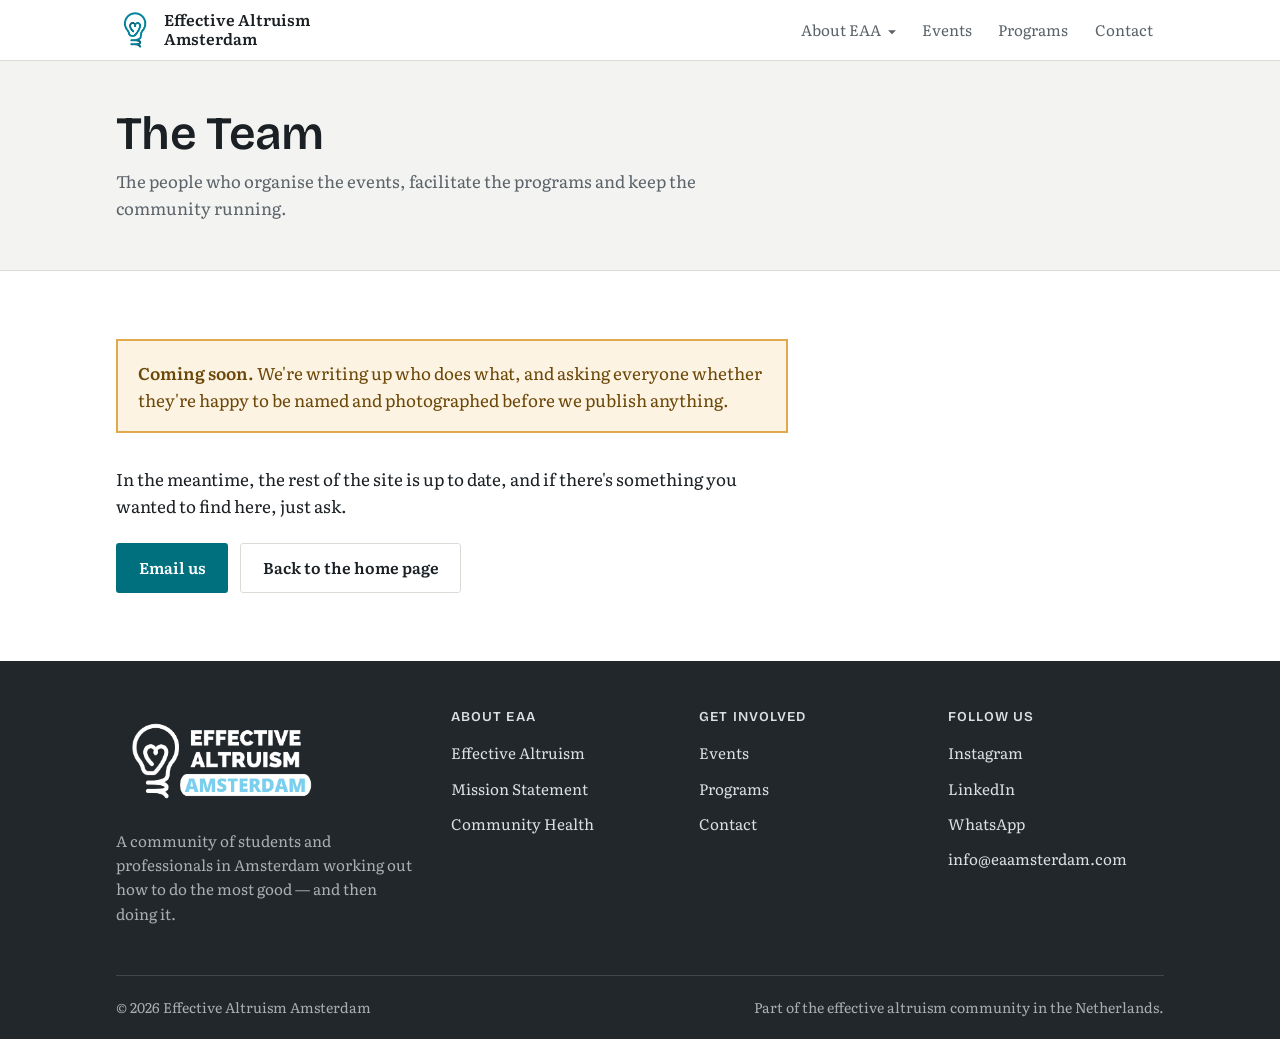
<file: team.html>
<!DOCTYPE html>
<html lang="en">
<head>
  <meta charset="utf-8">
  <meta name="viewport" content="width=device-width, initial-scale=1">
  <title>The Team &middot; Effective Altruism Amsterdam</title>
  <meta name="description" content="The organisers behind Effective Altruism Amsterdam's events, programs and community.">
  <link rel="icon" href="img/favicon-96.png" sizes="96x96">
  <link rel="apple-touch-icon" href="img/apple-touch-icon.png">
  <meta name="robots" content="noindex">
  <meta name="color-scheme" content="only light">
  <!-- Both faces are needed for first paint. Preloading them ahead of the
       stylesheet lets the browser start the fetches without waiting to discover
       them inside the CSS. The italic face is deliberately not preloaded. -->
  <link rel="preload" href="fonts/bricolage-grotesque-var-latin.woff2" as="font" type="font/woff2" crossorigin>
  <link rel="preload" href="fonts/literata-var-latin.woff2" as="font" type="font/woff2" crossorigin>
  <link rel="stylesheet" href="styles.css?v=14">
</head>
<body>
<a class="skip-link" href="#main">Skip to content</a>

<header class="site-header">
  <div class="header-inner">
    <a class="brand" href="index.html">
      <img class="brand-mark" src="img/lamp_logo.webp" alt=""
           width="1200" height="1200">
      <span class="brand-text">Effective Altruism Amsterdam</span>
    </a>
    <button class="nav-toggle" type="button" aria-expanded="false" aria-controls="site-nav">Menu</button>
    <nav class="site-nav" id="site-nav" aria-label="Main">
      <ul class="nav-list">
        <li class="has-dropdown">
          <button class="nav-link dropdown-toggle" type="button" aria-expanded="false">About EAA</button>
          <ul class="dropdown">
            <li><a href="effective-altruism.html">Effective Altruism</a></li>
            <li><a href="mission.html">Mission Statement</a></li>
            <li><a href="community-health.html">Community Health</a></li>
          </ul>
        </li>
        <li><a class="nav-link" href="events.html">Events</a></li>
        <li><a class="nav-link" href="programs.html">Programs</a></li>
        <li><a class="nav-link" href="contact.html">Contact</a></li>
      </ul>
    </nav>
  </div>
</header>

<!-- ===========================================================================
     COMING SOON — the real content of this page is not published yet.

     It is not lost. The full version is in git, in the commit before the one
     that replaced it. To see it or bring it back:

         git show 9ec70eb:team.html                  # look at it
         git show 9ec70eb:team.html > team.html   # restore it

     After restoring, put this page back into the navigation: the "About EAA"
     dropdown and the footer list in every *.html file. See README.md, under
     "Pages held back for launch", for exactly which lines.
     =========================================================================== -->
<main id="main">
  <div class="page-header">
    <div class="container">
      <h1>The Team</h1>
      <p>The people who organise the events, facilitate the programs and keep the community running.</p>
    </div>
  </div>

  <section class="section">
    <div class="container">
      <div class="prose">
        <div class="notice" role="note">
          <p>
            <strong>Coming soon.</strong> We're writing up who does what, and asking everyone whether they're happy to be named and photographed before we publish anything.
          </p>
        </div>
        <p>
          In the meantime, the rest of the site is up to date, and if there's
          something you wanted to find here, just ask.
        </p>
        <div class="button-row">
          <a class="button" href="mailto:info@eaamsterdam.com">Email us</a>
          <a class="button-secondary" href="index.html">Back to the home page</a>
        </div>
      </div>
    </div>
  </section>
</main>

<footer class="site-footer">
  <div class="container">
    <div class="footer-grid">
      <div class="footer-about">
        <img class="footer-logo" src="img/logo.webp"
             alt="Effective Altruism Amsterdam" width="2500" height="1250">
        <p>
          A community of students and professionals in Amsterdam working out how to
          do the most good — and then doing it.
        </p>
      </div>
      <div>
        <h2>About EAA</h2>
        <ul>
          <li><a href="effective-altruism.html">Effective Altruism</a></li>
          <li><a href="mission.html">Mission Statement</a></li>
          <li><a href="community-health.html">Community Health</a></li>
        </ul>
      </div>
      <div>
        <h2>Get involved</h2>
        <ul>
          <li><a href="events.html">Events</a></li>
          <li><a href="programs.html">Programs</a></li>
          <li><a href="contact.html">Contact</a></li>
        </ul>
      </div>
      <div>
        <h2>Follow us</h2>
        <ul>
          <li><a href="https://www.instagram.com/eaamsterdam/" rel="me noopener" target="_blank">Instagram</a></li>
          <li><a href="https://www.linkedin.com/company/effective-altruism-amsterdam" rel="me noopener" target="_blank">LinkedIn</a></li>
          <li><a href="contact.html#whatsapp">WhatsApp</a></li>
          <li><a href="mailto:info@eaamsterdam.com">info@eaamsterdam.com</a></li>
        </ul>
      </div>
    </div>
    <div class="footer-bottom">
      <p>&copy; 2026 Effective Altruism Amsterdam</p>
      <p>Part of the effective altruism community in the Netherlands.</p>
    </div>
  </div>
</footer>

<script src="nav.js?v=13"></script>
</body>
</html>
</file>
<file: styles.css>
/* =========================================================================
   Effective Altruism Amsterdam — shared stylesheet

   Light mode only, by design. Colours come from the logo: the sky blue of the
   wordmark and the deep teal of the lightbulb mark. Every text/background pair
   below meets WCAG AA (4.5:1) at minimum.

   Sections: tokens, base, header/nav, layout, components, pages, footer
   ========================================================================= */

/* ---------- Typefaces ----------
   Self-hosted, not CDN-loaded: a Google Fonts request would send every visitor's
   IP to a third party, which for an EU organisation is a GDPR exposure and not
   one a community site needs to take on. Of twenty EA sites surveyed, nineteen
   self-host for the same reason.

   Both files are variable fonts clamped to the weights this site actually sets.
   Bricolage across its full opsz/wdth/wght space is 131 KB; at the one weight we
   use it is 22 KB, rendering identically. Total shipped type: 81 KB, less than
   the hero image.

   Nothing here goes above 600. Any rule asking for 700 would get a synthesised
   bold, so `strong` and the old 700 weights were moved down to 600 to match. */
@font-face {
  font-family: "Bricolage Grotesque";
  font-style: normal;
  font-weight: 600;
  font-display: swap;
  src: url("fonts/bricolage-grotesque-var-latin.woff2") format("woff2");
  unicode-range: U+0000-00FF, U+0131, U+0152-0153, U+02BB-02BC, U+02C6, U+02DA, U+02DC, U+0304, U+0308, U+0329, U+2000-206F, U+20AC, U+2122, U+2191, U+2193, U+2212, U+2215, U+FEFF, U+FFFD;
}
@font-face {
  font-family: "Literata";
  font-style: normal;
  font-weight: 400 600;
  font-display: swap;
  src: url("fonts/literata-var-latin.woff2") format("woff2");
  unicode-range: U+0000-00FF, U+0131, U+0152-0153, U+02BB-02BC, U+02C6, U+02DA, U+02DC, U+0304, U+0308, U+0329, U+2000-206F, U+20AC, U+2122, U+2191, U+2193, U+2212, U+2215, U+FEFF, U+FFFD;
}
/* No page currently sets <em> or <i>, so this face is never fetched. It is
   committed anyway: an italic-less serif would quietly force a synthesised
   oblique the first time anyone writes emphasis into the copy. */
@font-face {
  font-family: "Literata";
  font-style: italic;
  font-weight: 400;
  font-display: swap;
  src: url("fonts/literata-italic-var-latin.woff2") format("woff2");
  unicode-range: U+0000-00FF, U+0131, U+0152-0153, U+02BB-02BC, U+02C6, U+02DA, U+02DC, U+0304, U+0308, U+0329, U+2000-206F, U+20AC, U+2122, U+2191, U+2193, U+2212, U+2215, U+FEFF, U+FFFD;
}

/* ---------- Design tokens ---------- */
:root {
  /* This site is light-only. "only light" also asks browsers not to apply their
     own automatic dark-mode transform (Chrome's force-dark on Android, and
     similar), which would otherwise recolour the page behind our backs. */
  color-scheme: only light;

  /* Brand — teal only.
     The palette used to be nine tokens on one hue: every neutral was a tinted
     blue, so the page had no colour so much as a single lightness ramp, and the
     teal had nothing to stand out against. Here the neutrals are genuinely
     neutral and teal is spent only on things you can act on — links, buttons,
     the figures in a stat. If teal appears somewhere you cannot click and that
     is not a headline number, that is a bug.

     These are the true logo colours rather than the desaturated approximations
     the old file used (--teal was #0a7180 against the logo's actual #008098);
     the saturation had been pulled down by eye to reach contrast targets that
     the real colours turn out to meet anyway. */
  --teal: #00707f;         /* links, buttons — 5.79:1 on white */
  --teal-strong: #005866;  /* hover on light — 8.12:1 on white */
  --teal-lift: #008098;    /* hover on dark; the exact logo teal, 4.62:1 white */
  --deep: #22272b;         /* footer and CTA band — 15.07:1 with white */

  /* Neutrals — warm graphite, no hue borrowed from the brand */
  --bg: #ffffff;
  --surface: #f3f3f1;
  --surface-2: #e8e8e4;
  --tint: #eceae6;         /* soft fills: chips, pills, hover states */
  --text: #1b2024;         /* 16.42:1 on white, 14.78:1 on --surface */
  --muted: #5b6369;        /* 6.12:1 on white, 5.50:1 on --surface */
  --border: #dcdcd7;

  /* Text on the --deep band. Named rather than hardcoded, which is how the old
     file ended up with five different blues scattered through the footer. */
  --deep-text: #dcdfe1;    /* 11.26:1 on --deep */
  --deep-muted: #a8aeb2;   /* 6.72:1 on --deep */

  /* Warning / placeholder — deliberately outside the brand palette so a notice
     never reads as ordinary content. */
  --warn-bg: #fdf3e3;
  --warn-border: #e0a94b;
  --warn-text: #6b4708;
  --shadow: 0 1px 2px rgba(27, 32, 36, 0.05), 0 8px 24px rgba(27, 32, 36, 0.07);

  /* Display is used at h1/h2 only — see the heading rules for why. Georgia is
     the fallback rather than a generic serif because its metrics are closest to
     Literata's, so a swap moves the layout least. */
  --font-display: "Bricolage Grotesque", "Helvetica Neue", Arial, sans-serif;
  --font-body: Literata, Georgia, "Times New Roman", serif;

  --container: 68rem;
  --prose: 42rem;

  /* One radius, and it means something: this is the amount of rounding a thing
     gets because you press it. Containers get none. The old file had --radius
     and --radius-sm applied indiscriminately to cards, buttons, embeds, chips,
     dropdowns, notices and the nav toggle, so every component on the page was a
     variation on one soft rectangle. Round corners on a card are decoration;
     round corners on a button are an affordance. Circles below (avatars, step
     numbers) and the pill are shapes in their own right, not this token. */
  --radius-control: 3px;
}

/* Forced-colours mode (Windows High Contrast, and Firefox's colour override in
   about:preferences → Colors). The browser replaces our palette with the user's
   own and drops background images — that is their choice and we should not fight
   it, but these rules keep the layout legible when it happens: borders stay
   visible, and the hero does not end up as pale text on a blank ground. */
@media (forced-colors: active) {
  .hero {
    background-image: none;
  }
  .card,
  .embed,
  .site-header,
  .page-header {
    border: 1px solid CanvasText;
  }
  .button,
  .button-secondary {
    border: 1px solid ButtonText;
  }
  .brand-mark {
    mix-blend-mode: normal;
  }
}

/* ---------- Base ---------- */
*,
*::before,
*::after {
  box-sizing: border-box;
}

html {
  scroll-behavior: smooth;
}

@media (prefers-reduced-motion: reduce) {
  html {
    scroll-behavior: auto;
  }
  *,
  *::before,
  *::after {
    animation-duration: 0.01ms !important;
    transition-duration: 0.01ms !important;
  }
}

body {
  margin: 0;
  background: var(--bg);
  color: var(--text);
  font-family: var(--font-body);
  /* A serif needs a little more size than the sans this replaced to read the
     same; Literata's large x-height then lets the leading come back down. */
  font-size: 1.0625rem;
  line-height: 1.6;
}

/* Bricolage's irregular, slightly-wrong letterforms are the point of this
   typeface, and they only read as deliberate at display sizes. Below roughly
   1.5rem they read as a rendering fault, so h3/h4 stay in the body serif at its
   heaviest shipped weight and take their hierarchy from size and colour. */
h1,
h2 {
  font-family: var(--font-display);
  font-weight: 600;
  line-height: 1.12;
}

h3,
h4 {
  font-family: var(--font-body);
  font-weight: 600;
  line-height: 1.3;
}

h1,
h2,
h3,
h4 {
  margin: 0 0 0.6em;
}

/* Negative tracking is an optical correction for large type, so it is applied
   at the one size large enough to need it rather than to every heading. */
h1 {
  font-size: 2.05rem;
  letter-spacing: -0.015em;
}
h2 {
  font-size: 1.5rem;
}
h3 {
  font-size: 1.15rem;
}

/* Two breakpoints, not fluid type. Every size on this site used to be a clamp(),
   which reads as machine-generated precisely because it is the answer that needs
   no decisions. These are the two widths where the layout actually changes. */
@media (min-width: 46rem) {
  h1 {
    font-size: 2.6rem;
  }
  h2 {
    font-size: 1.85rem;
  }
}

@media (min-width: 68rem) {
  h1 {
    font-size: 2.9rem;
  }
}

/* The shipped Literata stops at 600; the browser default of 700 for strong/b
   would be synthesised, which on a serif smears the stems. */
strong,
b {
  font-weight: 600;
}

p {
  margin: 0 0 1.1rem;
}

a {
  color: var(--teal);
  text-underline-offset: 0.15em;
}

a:hover {
  color: var(--teal-strong);
}

img {
  max-width: 100%;
  height: auto;
  display: block;
}

hr {
  border: 0;
  border-top: 1px solid var(--border);
  margin: 2.5rem 0;
}

:focus-visible {
  outline: 3px solid var(--teal);
  outline-offset: 2px;
  border-radius: 2px;
}

.skip-link {
  position: absolute;
  left: -9999px;
  top: 0;
  background: var(--teal);
  color: #fff;
  padding: 0.6rem 1rem;
  z-index: 100;
}

.skip-link:focus {
  left: 0;
}

/* ---------- Layout helpers ---------- */
.container {
  width: 100%;
  max-width: var(--container);
  margin: 0 auto;
  padding-inline: 1.25rem;
}

.section {
  padding-block: 2.75rem;
}

.section-alt {
  background: var(--surface);
  border-top: 1px solid var(--border);
}

.section-head {
  max-width: var(--prose);
  margin-bottom: 2rem;
}

.section-head p {
  color: var(--muted);
  margin-bottom: 0;
}

.eyebrow {
  display: block;
  font-size: 0.8rem;
  font-weight: 600;
  letter-spacing: 0.09em;
  text-transform: uppercase;
  color: var(--muted);
  margin-bottom: 0.5rem;
}

.prose {
  max-width: var(--prose);
}

.prose ul,
.prose ol {
  padding-left: 1.25rem;
}

.prose li {
  margin-bottom: 0.5rem;
}

.lead {
  font-size: 1.15rem;
  color: var(--muted);
}

.text-muted {
  color: var(--muted);
}

/* Column counts, not repeat(auto-fit, minmax(...)) three times over. auto-fit
   is the correct general answer, which is exactly why it is the predicted one —
   and it also means nobody ever decided how many columns these should be. They
   hold 6, 6 and 3 items (.grid), 2, 2, 2 and 3 (.grid-2) and 4 and 4 (.grid-4),
   so the counts below are chosen against the content that exists rather than
   left to whatever the viewport happens to allow. */
.grid,
.grid-2,
.grid-4 {
  display: grid;
  gap: 1.25rem;
  grid-template-columns: 1fr;
}

/* Four items: two up on narrow screens so the last never sits alone. */
.grid-4 {
  grid-template-columns: repeat(2, 1fr);
}

@media (min-width: 46rem) {
  .grid,
  .grid-2 {
    grid-template-columns: repeat(2, 1fr);
  }

  .grid-4 {
    grid-template-columns: repeat(4, 1fr);
  }
}

@media (min-width: 62rem) {
  .grid {
    grid-template-columns: repeat(3, 1fr);
  }
}

/* ---------- Header & navigation ---------- */
/* Sticky is kept — it is useful on a site with a dropdown nav. The blurred
   translucent panel is not: it is the default treatment for a sticky header, it
   costs a compositing layer on every scroll frame, and it degrades to a
   half-transparent bar wherever backdrop-filter is unsupported. A solid bar with
   a hairline under it does the same job and reads as a decision. */
.site-header {
  position: sticky;
  top: 0;
  z-index: 50;
  background: var(--bg);
  border-bottom: 1px solid var(--border);
}

.header-inner {
  max-width: var(--container);
  margin: 0 auto;
  padding: 0.6rem 1.25rem;
  display: flex;
  align-items: center;
  justify-content: space-between;
  gap: 1rem;
}

.brand {
  display: inline-flex;
  align-items: center;
  gap: 0.6rem;
  color: var(--text);
  text-decoration: none;
  font-weight: 600;
}

/* The lightbulb mark. mix-blend-mode hides its baked-in white background
   against the header, so it sits flush without a visible white square. */
.brand-mark {
  width: 2.4rem;
  height: 2.4rem;
  flex: none;
  object-fit: contain;
  mix-blend-mode: multiply;
}

.brand-text {
  font-size: 0.98rem;
  line-height: 1.2;
  max-width: 11rem;
}

@media (max-width: 26rem) {
  .brand-text {
    font-size: 0.9rem;
    max-width: 8.5rem;
  }
}

.nav-toggle {
  display: none;
  align-items: center;
  gap: 0.4rem;
  background: none;
  border: 1px solid var(--border);
  border-radius: var(--radius-control);
  color: var(--text);
  font: inherit;
  font-size: 0.9rem;
  padding: 0.45rem 0.75rem;
  cursor: pointer;
}

.nav-list {
  display: flex;
  align-items: center;
  gap: 0.25rem;
  list-style: none;
  margin: 0;
  padding: 0;
}

.nav-link {
  display: inline-block;
  padding: 0.5rem 0.7rem;
  border-radius: var(--radius-control);
  color: var(--muted);
  font-size: 0.95rem;
  text-decoration: none;
  background: none;
  border: 0;
  font-family: inherit;
  cursor: pointer;
}

.nav-link:hover,
.nav-link:focus-visible {
  color: var(--text);
  background: var(--surface-2);
}

.nav-link[aria-current="page"] {
  color: var(--teal);
  font-weight: 600;
}

.nav-cta {
  background: var(--teal);
  color: #fff;
  font-weight: 600;
  margin-left: 0.35rem;
}

.nav-cta:hover,
.nav-cta:focus-visible {
  background: var(--teal-strong);
  color: #fff;
}

/* Dropdown */
.has-dropdown {
  position: relative;
}

.dropdown-toggle::after {
  content: "";
  display: inline-block;
  margin-left: 0.4rem;
  border: 0.3em solid transparent;
  border-top-color: currentColor;
  transform: translateY(0.15em);
}

.dropdown {
  position: absolute;
  top: calc(100% + 0.4rem);
  left: 0;
  min-width: 14rem;
  list-style: none;
  margin: 0;
  padding: 0.4rem;
  background: var(--bg);
  border: 1px solid var(--border);
  box-shadow: var(--shadow);
  opacity: 0;
  visibility: hidden;
  transform: translateY(-0.25rem);
  transition: opacity 0.15s ease, transform 0.15s ease, visibility 0.15s;
}

/* Opens on hover/keyboard focus (works without JS) and on click (with JS). */
.has-dropdown:hover .dropdown,
.has-dropdown:focus-within .dropdown,
.dropdown-toggle[aria-expanded="true"] + .dropdown {
  opacity: 1;
  visibility: visible;
  transform: translateY(0);
}

.dropdown a {
  display: block;
  padding: 0.5rem 0.7rem;
  border-radius: var(--radius-control);
  color: var(--text);
  font-size: 0.93rem;
  text-decoration: none;
}

.dropdown a:hover,
.dropdown a:focus-visible {
  background: var(--tint);
  color: var(--teal-strong);
}

.dropdown a[aria-current="page"] {
  color: var(--teal);
  font-weight: 600;
}

/* Mobile navigation */
@media (max-width: 52rem) {
  .nav-toggle {
    display: inline-flex;
  }

  .site-nav {
    display: none;
    position: absolute;
    left: 0;
    right: 0;
    top: 100%;
    background: var(--bg);
    border-bottom: 1px solid var(--border);
    box-shadow: var(--shadow);
    padding: 0.75rem 1.25rem 1.25rem;
  }

  .site-nav.is-open {
    display: block;
  }

  .nav-list {
    flex-direction: column;
    align-items: stretch;
    gap: 0.15rem;
    max-width: var(--container);
    margin: 0 auto;
  }

  .nav-link {
    width: 100%;
    text-align: left;
    padding: 0.65rem 0.7rem;
  }

  .nav-cta {
    margin: 0.4rem 0 0;
    text-align: center;
  }

  .dropdown {
    position: static;
    opacity: 1;
    visibility: visible;
    transform: none;
    box-shadow: none;
    border: 0;
    border-left: 2px solid var(--border);
    border-radius: 0;
    margin: 0.1rem 0 0.4rem 0.7rem;
    padding: 0;
    min-width: 0;
  }

  .dropdown-toggle::after {
    float: right;
    transform: translateY(0.5em);
  }
}

/* ---------- Buttons ---------- */
.button,
.button-secondary {
  display: inline-flex;
  align-items: center;
  justify-content: center;
  gap: 0.5rem;
  padding: 0.7rem 1.35rem;
  border-radius: var(--radius-control);
  font-weight: 600;
  font-size: 0.98rem;
  font-family: inherit;
  text-decoration: none;
  border: 1px solid transparent;
  cursor: pointer;
}

.button {
  background: var(--teal);
  color: #fff;
}

.button:hover {
  background: var(--teal-strong);
  color: #fff;
}

.button-secondary {
  background: rgba(255, 255, 255, 0.85);
  color: var(--text);
  border-color: var(--border);
}

.button-secondary:hover {
  background: #fff;
  border-color: var(--teal);
  color: var(--text);
}

.button-row {
  display: flex;
  flex-wrap: wrap;
  gap: 0.75rem;
  margin-top: 1.5rem;
}

/* ---------- Cards ---------- */
/* A border and a two-layer shadow do the same job — separate this box from the
   page — so doing both is saying it twice. The border stays because it works in
   forced-colours mode and at any zoom; the shadow goes. Shadow is now reserved
   for things that genuinely float above the page, which is the dropdown and the
   mobile nav panel and nothing else. */
.card {
  background: var(--bg);
  border: 1px solid var(--border);
  padding: 1.5rem;
}

.card h3 {
  margin-bottom: 0.5rem;
}

.card p:last-child {
  margin-bottom: 0;
}

.card-link {
  display: block;
  color: inherit;
  text-decoration: none;
}

.card-link:hover {
  border-color: var(--teal);
  color: inherit;
}

.card-meta {
  font-size: 0.85rem;
  color: var(--muted);
  margin-bottom: 0.35rem;
}

.arrow::after {
  content: " →";
  white-space: nowrap;
}

/* ---------- Hero ---------- */
/* Everything the hero has regardless of treatment. The map, the wash and the
   text colour depend on which treatment is active and live in the generated
   block at the foot of this file — see tools/set_hero.py. */
.hero {
  position: relative;
  border-bottom: 1px solid var(--border);
  background-color: var(--surface-2);
  background-size: cover;
  background-position: center;
  color: var(--hero-ink);
}

.hero-inner {
  max-width: var(--container);
  margin: 0 auto;
  padding: 3rem 1.25rem;
}

.hero h1 {
  max-width: 18ch;
}

.hero .eyebrow {
  color: inherit;
  opacity: 0.75;
}

.hero .lead {
  max-width: 46ch;
  color: inherit;
}

.hero p {
  max-width: 52ch;
}

.hero-note {
  margin-top: 1.5rem;
  font-size: 0.95rem;
  color: var(--hero-ink);
  background: var(--hero-note-bg);
  display: inline-block;
  padding: 0.5rem 0.9rem;
  border-radius: var(--radius-control);
}

/* ---------- Page header (interior pages) ---------- */
.page-header {
  background: var(--surface);
  border-bottom: 1px solid var(--border);
}

.page-header .container {
  padding-block: 2.25rem;
}

.page-header h1 {
  margin-bottom: 0.5rem;
}

.page-header p {
  max-width: var(--prose);
  color: var(--muted);
  margin-bottom: 0;
  font-size: 1.05rem;
}

.breadcrumb {
  font-size: 0.85rem;
  color: var(--muted);
  margin-bottom: 0.75rem;
}

.breadcrumb a {
  color: var(--muted);
}

/* ---------- Stats ---------- */
.stat {
  text-align: left;
}

.stat-number {
  display: block;
  font-family: var(--font-display);
  font-size: 2rem;
  font-weight: 600;
  letter-spacing: -0.02em;
  color: var(--teal);
  line-height: 1.1;
}

.stat-label {
  display: block;
  font-weight: 600;
  margin-top: 0.35rem;
}

.stat-note {
  display: block;
  font-size: 0.9rem;
  color: var(--muted);
  margin-top: 0.25rem;
}

/* ---------- Embeds ---------- */
.embed {
  border: 1px solid var(--border);
  overflow: hidden;
  background: var(--bg);
}

/* The Luma calendar is a cross-origin iframe carrying its own
   prefers-color-scheme rules, so on a machine set to dark mode it renders dark
   inside an otherwise light page. The :root declaration cannot reach it —
   color-scheme does not cross a frame boundary — but declaring it on the frame
   itself is the mechanism intended for pushing a scheme into an embedded
   document. Unverified: confirm by opening the site with the OS in dark mode.
   If Luma still renders dark, ask them whether the embed takes a theme
   parameter, because nothing on our side can override it. */
.embed iframe {
  color-scheme: light;
}

/* Luma sizes its own iframe content; we force it to fill the width and give it
   a sensible height that shrinks on small screens. */
.embed iframe {
  display: block;
  width: 100%;
  height: 44rem;
  border: 0;
}

@media (max-width: 40rem) {
  .embed iframe {
    height: 34rem;
  }
}

/* ---------- Team ---------- */
.person {
  text-align: center;
}

.person-photo {
  width: 6.5rem;
  height: 6.5rem;
  margin: 0 auto 0.9rem;
  border-radius: 50%;
  object-fit: cover;
  display: grid;
  place-items: center;
  background: var(--tint);
  color: var(--muted);
  font-size: 1.6rem;
  font-weight: 600;
}

.person h3 {
  margin-bottom: 0.15rem;
}

.person .role {
  color: var(--muted);
  font-size: 0.9rem;
  font-weight: 600;
  margin-bottom: 0.6rem;
}

.person p {
  font-size: 0.95rem;
  color: var(--muted);
}

/* ---------- Organisations ---------- */
.org-logo {
  display: grid;
  place-items: center;
  width: 4rem;
  height: 4rem;
  margin-bottom: 1rem;
  border-radius: var(--radius-control);
  object-fit: contain;
  background: var(--tint);
  color: var(--muted);
  font-size: 0.85rem;
  font-weight: 600;
  letter-spacing: 0.02em;
  padding: 0.25rem;
  text-align: center;
}

/* ---------- Notice (placeholder / warning banner) ---------- */
.notice {
  border: 2px solid var(--warn-border);
  background: var(--warn-bg);
  padding: 1.1rem 1.25rem;
  margin-bottom: 2rem;
}

.notice p {
  margin: 0;
  color: var(--warn-text);
}

.pill-warn {
  background: var(--warn-bg);
  color: var(--warn-text);
  border: 1px solid var(--warn-border);
  text-transform: none;
  letter-spacing: 0;
  vertical-align: middle;
  margin-left: 0.4rem;
}

/* Placeholder figures carry a visible texture so they are never mistaken for
   measured data, even if the banner above scrolls out of view. */
.is-placeholder {
  border-style: dashed;
  background-image: repeating-linear-gradient(
    135deg,
    transparent,
    transparent 10px,
    var(--warn-bg) 10px,
    var(--warn-bg) 20px
  );
}

.is-placeholder .stat-number {
  color: var(--warn-text);
}

/* ---------- Charts ---------- */
.chart {
  margin: 0;
  background: var(--bg);
  border: 1px dashed var(--border);
  padding: 1.25rem;
}

.chart figcaption h3 {
  margin-bottom: 0.2rem;
  font-size: 1rem;
}

.chart figcaption p {
  font-size: 0.85rem;
  margin-bottom: 0.9rem;
}

.chart svg {
  display: block;
  width: 100%;
  height: auto;
  overflow: visible;
}

/* Recessive grid, hairline and solid */
.chart .cg {
  stroke: var(--border);
  stroke-width: 1;
}

/* 2px line, round joins; area is a ~10% wash of the same hue */
.chart .cl {
  fill: none;
  stroke: var(--teal);
  stroke-width: 2;
  stroke-linejoin: round;
  stroke-linecap: round;
}

.chart .ca {
  fill: var(--teal);
  fill-opacity: 0.1;
  stroke: none;
}

/* End marker with a surface ring so it stays legible over the line */
.chart .cd {
  fill: var(--teal);
  stroke: var(--bg);
  stroke-width: 2;
}

/* Axis text wears text tokens, never the data colour */
.chart .cy,
.chart .cx {
  fill: var(--muted);
  font-size: 9px;
  font-family: inherit;
}

.chart .cy {
  text-anchor: end;
}

.chart-value {
  margin: 0.75rem 0 0;
  font-size: 0.9rem;
  color: var(--muted);
}

.chart-value strong {
  font-size: 1.25rem;
  color: var(--text);
}

/* ---------- Data table ---------- */
.data-table {
  border-collapse: collapse;
  width: 100%;
  font-size: 0.92rem;
  margin-top: 0.5rem;
}

.data-table caption {
  text-align: left;
  color: var(--muted);
  font-size: 0.85rem;
  padding-bottom: 0.6rem;
}

.data-table th,
.data-table td {
  text-align: right;
  padding: 0.5rem 0.75rem;
  border-bottom: 1px solid var(--border);
  white-space: nowrap;
}

.data-table thead th,
.data-table tbody th {
  text-align: left;
}

.data-table thead th {
  color: var(--muted);
  font-weight: 600;
}

/* ---------- Big statement ---------- */
.statement {
  max-width: 48rem;
  margin: 0 auto;
  text-align: center;
  padding-block: 1rem;
}

.statement-text {
  font-size: 1.55rem;
  font-family: var(--font-display);
  font-weight: 600;
  line-height: 1.2;
  letter-spacing: -0.015em;
  color: var(--text);
  margin: 0;
}

/* ---------- Misc components ---------- */
.pill-row {
  display: flex;
  flex-wrap: wrap;
  gap: 0.5rem;
  list-style: none;
  margin: 0 0 1.5rem;
  padding: 0;
}

.pill {
  display: inline-block;
  padding: 0.3rem 0.8rem;
  border-radius: 999px;
  background: var(--tint);
  color: var(--text);
  font-size: 0.85rem;
  font-weight: 600;
}

/* The coloured left border with the radius squared off on that edge is the
   single most-cited tell of generated UI, and a tinted panel is the next one
   along. This is neither: a rule above the block and space below it, the way an
   aside is set in print. It carries no colour at all, so it cannot compete with
   the teal that now means "you can act on this". */
.callout {
  border-top: 2px solid var(--text);
  padding: 1rem 0 0;
  margin: 1.75rem 0;
}

.callout p:last-child {
  margin-bottom: 0;
}

.steps {
  list-style: none;
  counter-reset: step;
  padding: 0;
  margin: 0;
}

.steps li {
  counter-increment: step;
  position: relative;
  padding-left: 3rem;
  margin-bottom: 1.5rem;
}

.steps li::before {
  content: counter(step);
  position: absolute;
  left: 0;
  top: 0;
  width: 2rem;
  height: 2rem;
  display: grid;
  place-items: center;
  border-radius: 50%;
  background: var(--text);
  color: #fff;
  font-weight: 600;
  font-size: 0.9rem;
}

.steps h3 {
  margin-bottom: 0.3rem;
}

.faq {
  border-top: 1px solid var(--border);
  padding-top: 1.25rem;
  margin-top: 1.25rem;
}

.faq summary {
  cursor: pointer;
  font-weight: 600;
  margin-bottom: 0.6rem;
}

.cta-band {
  background: var(--deep);
  color: #fff;
}

.cta-band .container {
  padding-block: 2.5rem;
  text-align: center;
}

.cta-band h2 {
  color: #fff;
}

.cta-band p {
  color: var(--deep-muted);
  max-width: 40rem;
  margin-inline: auto;
}

.cta-band .button {
  background: var(--teal);
  color: #fff;
}

.cta-band .button:hover {
  background: var(--teal-lift);
  color: #fff;
}

.cta-band .button-row {
  justify-content: center;
}

.definition-list {
  margin: 0;
}

.definition-list dt {
  font-weight: 600;
  margin-top: 1.1rem;
}

.definition-list dd {
  margin: 0.2rem 0 0;
  color: var(--muted);
}

/* ---------- WhatsApp join (click to reveal) ---------- */
.reveal-note {
  font-size: 0.9rem;
  color: var(--muted);
  margin-top: 0.75rem;
}

/* The hidden attribute must beat the display values set by .button and friends,
   which would otherwise win on specificity and leave hidden elements visible. */
[hidden] {
  display: none !important;
}

/* ---------- Footer ---------- */
.site-footer {
  background: var(--deep);
  color: var(--deep-text);
}

.site-footer a {
  color: var(--deep-text);
}

/* A logo column and three link columns — a fixed structure, so it is stated
   rather than inferred. The logo column is given more room than the link
   columns instead of all four sharing the width equally. */
.footer-grid {
  display: grid;
  gap: 2rem;
  grid-template-columns: 1fr;
  padding-block: 3rem 2rem;
}

@media (min-width: 40rem) {
  .footer-grid {
    grid-template-columns: repeat(3, 1fr);
  }
}

@media (min-width: 62rem) {
  .footer-grid {
    grid-template-columns: 1.4fr repeat(3, 1fr);
  }
}

.footer-logo {
  width: 13rem;
  max-width: 100%;
  height: auto;
  margin-bottom: 1rem;
}

.footer-grid h2 {
  font-size: 0.85rem;
  text-transform: uppercase;
  letter-spacing: 0.08em;
  color: var(--deep-text);
  margin-bottom: 0.9rem;
}

.footer-grid ul {
  list-style: none;
  margin: 0;
  padding: 0;
}

.footer-grid li {
  margin-bottom: 0.5rem;
}

.footer-grid a {
  text-decoration: none;
  font-size: 0.95rem;
}

.footer-grid a:hover {
  color: #fff;
  text-decoration: underline;
}

.footer-about p {
  color: var(--deep-muted);
  font-size: 0.95rem;
  max-width: 24rem;
}

.footer-bottom {
  border-top: 1px solid rgba(255, 255, 255, 0.15);
  padding-block: 1.25rem;
  display: flex;
  flex-wrap: wrap;
  gap: 0.75rem 1.5rem;
  justify-content: space-between;
  align-items: center;
  font-size: 0.88rem;
  color: var(--deep-muted);
}

.footer-bottom p {
  margin: 0;
}

/* ---------- Scale at wider viewports ----------
   The sizes above are the small-screen values. These are the same handful of
   things the old stylesheet scaled fluidly with clamp(); they now step once, at
   the width where the layout stops being a single narrow column. Kept together
   at the end of the file so each one wins over its base rule without needing to
   out-specify it. */
@media (min-width: 46rem) {
  .section {
    padding-block: 4.25rem;
  }

  .hero-inner {
    padding: 5rem 1.25rem;
  }

  .page-header .container {
    padding-block: 3rem;
  }

  .cta-band .container {
    padding-block: 3.25rem;
  }

  .lead {
    font-size: 1.25rem;
  }

  .stat-number {
    font-size: 2.35rem;
  }

  .statement-text {
    font-size: 2.1rem;
  }
}


/* ---------- Hero treatment ----------
   Generated by tools/set_hero.py — do not hand-edit; run
   `PYTHONPATH=./.pylibs python3 tools/set_hero.py <b|c|f>` instead, which
   re-renders img/hero-amsterdam.webp to match and re-solves both washes against
   the new pixels. The three treatments are the shortlist from
   build/03-hero-variants.html; switching between them is this block plus the
   image, and touches no markup. */
/* >>> HERO */
/* Treatment C — Defocused under the text.
   Map defocused where the text sits and sharp where it does not, so the
   noise behind the glyphs goes without softening the part of the map
   anyone looks at. Removing the darkest specks means this needs a lighter
   wash than B, and the right-hand map stays uncovered.
   Washes solved against the real pixels: worst case 7.04:1 desktop,
   7.11:1 mobile, against a 4.5:1 AA floor. */
:root {
  --hero-ink: var(--text);
  --hero-note-bg: rgba(255, 255, 255, 0.88);
}

.hero {
  background-image: linear-gradient(
      90deg,
      rgba(255, 255, 255, 0.6) 0%,
      rgba(255, 255, 255, 0.34) 55%,
      rgba(255, 255, 255, 0.08) 100%
    ),
    url("img/hero-amsterdam.webp");
}

@media (max-width: 52rem) {
  /* Narrow screens put the text across the full width, so the wash has to
     cover the whole image rather than fading out to one side. */
  .hero {
    background-image: linear-gradient(
        180deg,
        rgba(255, 255, 255, 0.6) 0%,
        rgba(255, 255, 255, 0.56) 55%,
        rgba(255, 255, 255, 0.52) 100%
      ),
      url("img/hero-amsterdam.webp");
  }
}
/* <<< HERO */


/* ---------- Section rhythm ----------
   The homepage was five bands of identical width, identical padding, and a
   perfect white / tinted / white / tinted / dark alternation. Nothing was wrong
   with any one of them; the problem was that knowing one told you all five.

   This breaks that without touching a word of the copy, and hangs off a named
   class rather than :nth-child, so sections can be reordered without silently
   changing which one is which — and so the other ten pages sharing this
   stylesheet are unaffected.

   An earlier version also ran this section wider than the 68rem measure
   everything else holds to, to give the page something that broke the grid. One
   wider band on its own just read as a mistake, so the width went back and only
   the spacing stayed. Breaking the tint alternation turned out to be the part
   that mattered. */

/* This section leads the page body and carries the calendar, so it gets more
   air than those below it. Being untinted, it also needs its own edge against
   the untinted section that follows. */
.section-lead {
  border-bottom: 1px solid var(--border);
  padding-block: 3.25rem;
}

@media (min-width: 46rem) {
  .section-lead {
    padding-block: 5.25rem;
  }
}
</file>
